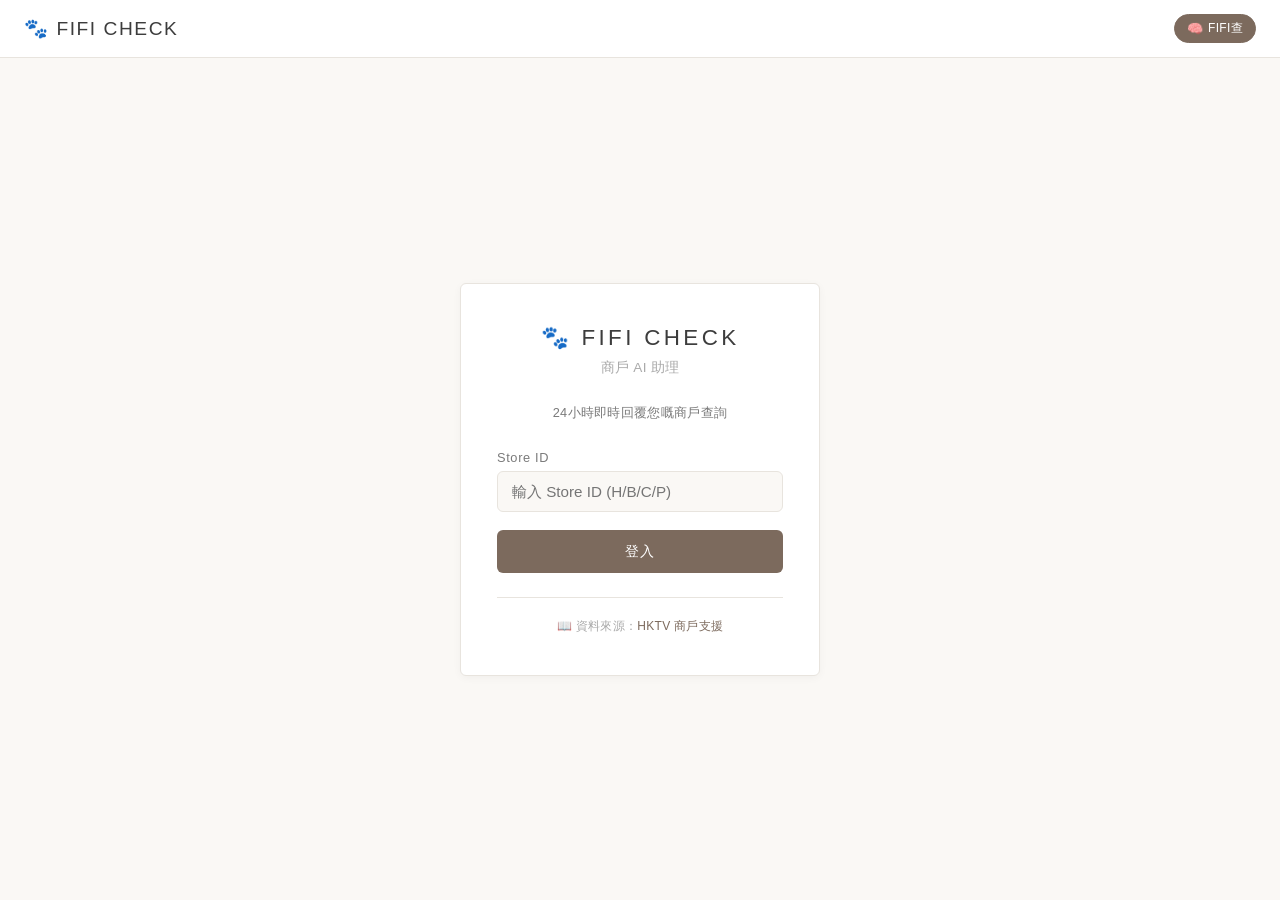
<file: index.html>
<!DOCTYPE html>
<html lang="zh-HK">
<head>
  <meta charset="UTF-8">
  <meta name="viewport" content="width=device-width, initial-scale=1.0, maximum-scale=1.0, user-scalable=no, viewport-fit=cover">
  <title>FIFI CHECK 🐾 — 商戶 AI 助理</title>
  <link rel="preconnect" href="https://fonts.googleapis.com">
  <link rel="preconnect" href="https://fonts.gstatic.com" crossorigin>
  <link href="https://fonts.googleapis.com/css2?family=Inter:wght@400;500;600;700&display=swap" rel="stylesheet">
  <link rel="stylesheet" href="styles.css">
  <link rel="icon" href="data:image/svg+xml,<svg xmlns='http://www.w3.org/2000/svg' viewBox='0 0 100 100'><text y='.9em' font-size='90'>🐾</text></svg>">
</head>
<body>
  <div class="app-container">
    <!-- Header -->
    <header class="header" id="header">
      <h1>🐾 FIFI CHECK</h1>
      <div class="header-info">
        <span class="hermes-badge active" id="hermesBadge" title="FIFI查 分析：開啟">
          <span>🧠</span>
          <span>FIFI查</span>
        </span>
        <span class="store-badge" id="storeBadge" style="display:none;"></span>
        <button class="btn-logout" id="btnLogout" style="display:none;">登出</button>
      </div>
    </header>

    <!-- Login View -->
    <div class="login-view" id="loginView">
      <div class="login-card">
        <h2>🐾 FIFI CHECK</h2>
        <p class="subtitle">商戶 AI 助理</p>
        <p class="login-desc">24小時即時回覆您嘅商戶查詢</p>
        
        <form id="loginForm">
          <div class="error-message" id="errorMessage"></div>
          <div class="form-group">
            <label>Store ID</label>
            <input type="text" id="username" placeholder="輸入 Store ID (H/B/C/P)" autocomplete="username">
          </div>
          <button type="submit" class="btn btn-primary" id="btnLogin">登入</button>
        </form>
        
        <div class="login-footer">
          <p>📖 資料來源：<a href="https://sites.google.com/view/hktv-merc-faq/" target="_blank">HKTV 商戶支援</a></p>
        </div>
      </div>
    </div>

    <!-- Chat View -->
    <div class="chat-view" id="chatView">
      <!-- Chat Header -->
      <div class="chat-header">
        <div class="chat-header-info">
          <h3>🐾 FIFI CHECK — 商戶 AI 助理</h3>
          <p class="last-login" id="lastLogin"></p>
        </div>
        <div class="chat-header-actions">
          <button class="btn-history" id="btnHistory" title="對話記錄">📜 記錄</button>
          <button class="btn-learning" id="btnLearning" title="學習儀表板" onclick="LEARNING_ENGINE.showDashboard()">📊 學習</button>
          <button class="btn-logout" id="btnLogoutTop">登出</button>
        </div>
      </div>

      <!-- Welcome Screen -->
      <div class="welcome-screen" id="welcomeScreen">
        <h2>您好！歡迎使用 FIFI CHECK</h2>
        <p class="welcome-hint">直接輸入您嘅問題，我幫您搵答案 ^^</p>
        <div class="preset-chips" id="presetChips">
          <button class="preset-chip" onclick="askPreset('如何上架新產品？')">如何上架新產品？</button>
          <button class="preset-chip" onclick="askPreset('佣金率是多少？')">佣金率是多少？</button>
          <button class="preset-chip" onclick="askPreset('如何處理訂單發貨？')">如何處理訂單發貨？</button>
          <button class="preset-chip" onclick="askPreset('如何設定優惠活動？')">如何設定優惠活動？</button>
          <button class="preset-chip" onclick="askPreset('如何聯絡我的 RM？')">如何聯絡我的 RM？</button>
          <button class="preset-chip" onclick="askPreset('退款政策是怎樣的？')">退款政策是怎樣的？</button>
        </div>
      </div>

      <!-- Messages Container -->
      <div class="messages-container" id="messagesContainer"></div>

      <!-- Typing Indicator -->
      <div class="typing-indicator" id="typingIndicator">
        <div class="typing-avatar">🐾</div>
        <div class="typing-dots">
          <span class="typing-dot"></span>
          <span class="typing-dot"></span>
          <span class="typing-dot"></span>
        </div>
        <span>FIFI 思考緊...</span>
      </div>

      <!-- Chat Input -->
      <div class="chat-input-container" style="position:relative;">
        <div class="autocomplete-dropdown" id="autocompleteDropdown"></div>
        <textarea 
          class="chat-input" 
          id="chatInput" 
          placeholder="輸入您的問題... (輸入「help」查看幫助)"
          rows="1"
        ></textarea>
        <button class="btn-send" id="btnSend" disabled>➤</button>
      </div>
    </div>

    <!-- Logout Modal -->
    <div class="modal" id="logoutModal">
      <div class="modal-content">
        <h3>確認登出？</h3>
        <p>您確定要登出 FIFI CHECK 嗎？</p>
        <div class="modal-buttons">
          <button class="btn btn-secondary" id="btnCancelLogout">取消</button>
          <button class="btn btn-primary" id="btnConfirmLogout">確認登出</button>
        </div>
      </div>
    </div>

    <!-- API Key Modal (Optional) -->
    <div class="modal" id="apiKeyModal">
      <div class="modal-content api-key-content">
        <h3>設定 API Key</h3>
        <p>輸入您的 OpenRouter API Key 以啟用更高級的分析功能（可選）</p>
        <input type="password" id="apiKeyInput" placeholder="sk-or-v1-...">
        <div class="modal-buttons api-key-buttons">
          <button class="btn btn-secondary" id="btnSkipApiKey">跳過</button>
          <button class="btn btn-primary" id="btnSaveApiKey">儲存</button>
        </div>
      </div>
    </div>

    <!-- History Modal -->
    <div class="modal" id="historyModal">
      <div class="modal-content history-modal-content">
        <h3>📜 我的問答記錄</h3>
        <div class="history-content" id="historyContent">
          <p style="text-align:center;color:var(--text-muted);padding:40px;">暫時未有對話記錄</p>
        </div>
        <div class="modal-buttons">
          <button class="btn btn-primary" id="btnCloseHistory">關閉</button>
        </div>
      </div>
    </div>

  <!-- Learning Dashboard Modal -->
  <div class="modal" id="learningModal">
    <div class="modal-content learning-modal-content">
      <h3>📊 學習儀表板</h3>
      <div class="learning-content" id="learningContent">
        <p style="text-align:center;color:var(--text-muted);padding:40px;">載入中...</p>
      </div>
      <div class="modal-buttons">
        <button class="btn btn-primary" onclick="document.getElementById('learningModal').style.display='none'">關閉</button>
      </div>
    </div>
  </div>
</div>

<!-- FAQ Data -->
  <script src="faq-data.js"></script>
  <!-- Main App -->
  <script src="app.js"></script>
</body>
</html>
</file>
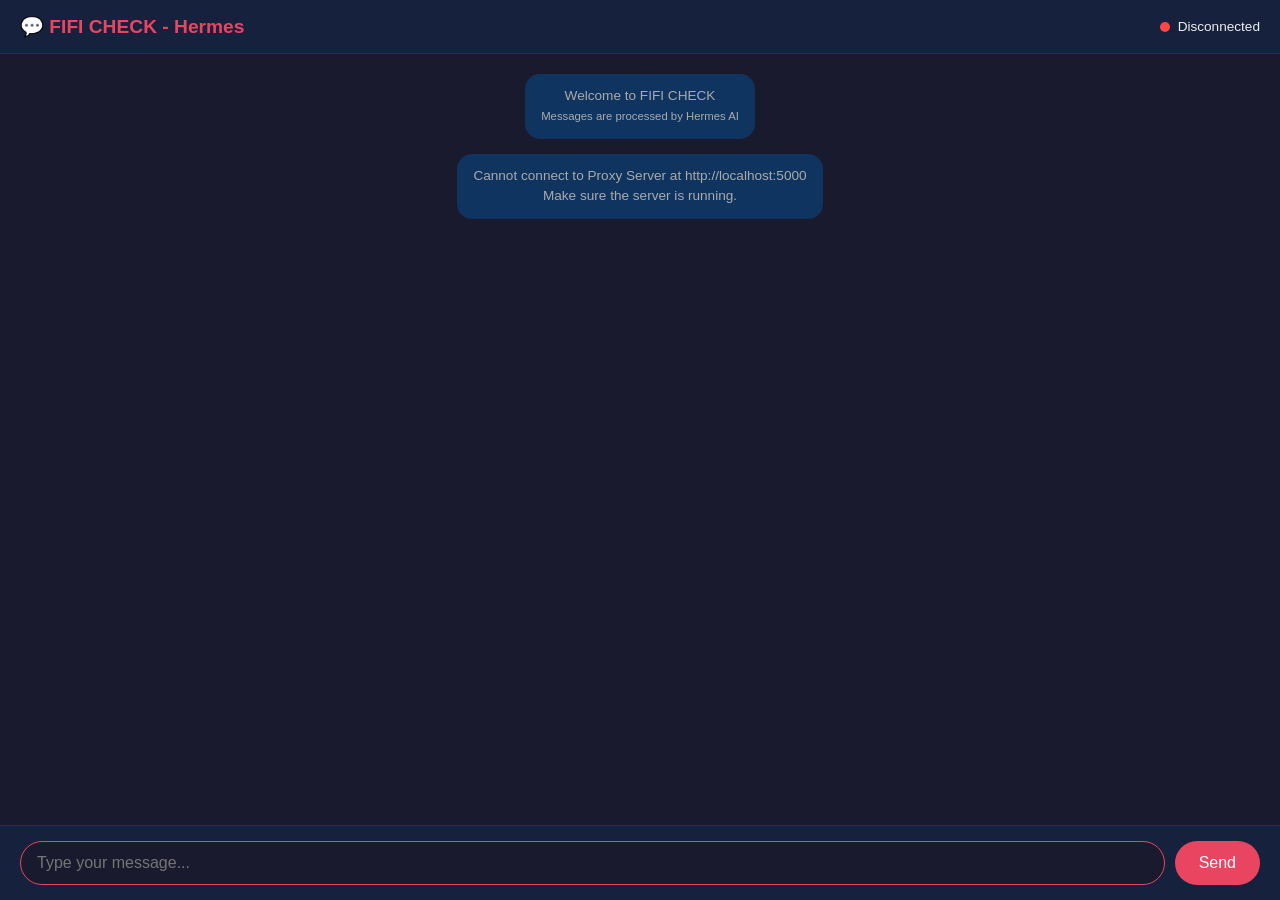
<file: relay-bot/index.html>
<!DOCTYPE html>
<html lang="en">
<head>
    <meta charset="UTF-8">
    <meta name="viewport" content="width=device-width, initial-scale=1.0">
    <title>FIFI CHECK - Hermes Chat</title>
    <style>
        * {
            margin: 0;
            padding: 0;
            box-sizing: border-box;
        }

        body {
            font-family: -apple-system, BlinkMacSystemFont, 'Segoe UI', Roboto, sans-serif;
            background: #1a1a2e;
            color: #eee;
            height: 100vh;
            display: flex;
            flex-direction: column;
        }

        .header {
            background: #16213e;
            padding: 15px 20px;
            display: flex;
            align-items: center;
            justify-content: space-between;
            border-bottom: 1px solid #0f3460;
        }

        .header h1 {
            font-size: 1.2rem;
            color: #e94560;
        }

        .status {
            font-size: 0.85rem;
            display: flex;
            align-items: center;
            gap: 8px;
        }

        .status-dot {
            width: 10px;
            height: 10px;
            border-radius: 50%;
            background: #666;
        }

        .status-dot.connected { background: #00ff88; }
        .status-dot.disconnected { background: #ff4444; }
        .status-dot.pending { background: #ffaa00; }

        .chat-container {
            flex: 1;
            overflow-y: auto;
            padding: 20px;
            display: flex;
            flex-direction: column;
            gap: 15px;
        }

        .message {
            max-width: 70%;
            padding: 12px 16px;
            border-radius: 15px;
            line-height: 1.5;
            word-wrap: break-word;
        }

        .message.user {
            background: #e94560;
            color: white;
            align-self: flex-end;
            border-bottom-right-radius: 5px;
        }

        .message.hermes {
            background: #16213e;
            border: 1px solid #0f3460;
            align-self: flex-start;
            border-bottom-left-radius: 5px;
        }

        .message.system {
            background: #0f3460;
            color: #aaa;
            align-self: center;
            font-size: 0.85rem;
            text-align: center;
            max-width: 90%;
        }

        .message .meta {
            font-size: 0.75rem;
            opacity: 0.7;
            margin-top: 5px;
        }

        .typing-indicator {
            display: flex;
            gap: 4px;
            padding: 15px;
        }

        .typing-indicator span {
            width: 8px;
            height: 8px;
            background: #666;
            border-radius: 50%;
            animation: typing 1.4s infinite;
        }

        .typing-indicator span:nth-child(2) { animation-delay: 0.2s; }
        .typing-indicator span:nth-child(3) { animation-delay: 0.4s; }

        @keyframes typing {
            0%, 60%, 100% { transform: translateY(0); }
            30% { transform: translateY(-4px); }
        }

        .input-area {
            background: #16213e;
            padding: 15px 20px;
            display: flex;
            gap: 10px;
            border-top: 1px solid #0f3460;
        }

        .input-area input {
            flex: 1;
            background: #1a1a2e;
            border: 1px solid #0f3460;
            color: #eee;
            padding: 12px 16px;
            border-radius: 25px;
            font-size: 1rem;
            outline: none;
        }

        .input-area input:focus {
            border-color: #e94560;
        }

        .input-area button {
            background: #e94560;
            color: white;
            border: none;
            padding: 12px 24px;
            border-radius: 25px;
            font-size: 1rem;
            cursor: pointer;
            transition: background 0.2s;
        }

        .input-area button:hover {
            background: #ff6b6b;
        }

        .input-area button:disabled {
            background: #666;
            cursor: not-allowed;
        }
    </style>
</head>
<body>
    <div class="header">
        <h1>💬 FIFI CHECK - Hermes</h1>
        <div class="status">
            <span class="status-dot" id="statusDot"></span>
            <span id="statusText">Disconnected</span>
        </div>
    </div>

    <div class="chat-container" id="chatContainer">
        <div class="message system">
            Welcome to FIFI CHECK<br>
            <small>Messages are processed by Hermes AI</small>
        </div>
    </div>

    <div class="input-area">
        <input type="text" id="messageInput" placeholder="Type your message..." onkeypress="handleKeyPress(event)">
        <button id="sendBtn" onclick="sendMessage()">Send</button>
    </div>

    <script>
        // === CONFIGURATION ===
        // Change PROXY_URL to your deployed Proxy Server URL
        const PROXY_URL = 'http://localhost:5000';

        // === STATE ===
        let correlationIndex = 0;

        // === UTILS ===
        function generateUUID() {
            return 'xxxxxxxx-xxxx-4xxx-yxxx-xxxxxxxxxxxx'.replace(/[xy]/g, function(c) {
                const r = Math.random() * 16 | 0;
                const v = c === 'x' ? r : (r & 0x3 | 0x8);
                return v.toString(16);
            });
        }

        function getCorrelationId() {
            return `fifi-${Date.now()}-${++correlationIndex}`;
        }

        function formatTime(isoString) {
            const date = new Date(isoString);
            return date.toLocaleTimeString();
        }

        // === UI FUNCTIONS ===
        function setStatus(status) {
            const dot = document.getElementById('statusDot');
            const text = document.getElementById('statusText');
            
            dot.className = 'status-dot ' + status;
            
            switch(status) {
                case 'connected':
                    text.textContent = 'Connected';
                    break;
                case 'disconnected':
                    text.textContent = 'Disconnected';
                    break;
                case 'pending':
                    text.textContent = 'Waiting for reply...';
                    break;
            }
        }

        function addMessage(type, content, meta = '') {
            const container = document.getElementById('chatContainer');
            const msg = document.createElement('div');
            msg.className = `message ${type}`;
            
            let metaHtml = '';
            if (meta) {
                metaHtml = `<div class="meta">${meta}</div>`;
            }
            
            msg.innerHTML = `${content}${metaHtml}`;
            container.appendChild(msg);
            container.scrollTop = container.scrollHeight;
        }

        function showTypingIndicator() {
            const container = document.getElementById('chatContainer');
            const indicator = document.createElement('div');
            indicator.id = 'typingIndicator';
            indicator.className = 'message hermes typing-indicator';
            indicator.innerHTML = '<span></span><span></span><span></span>';
            container.appendChild(indicator);
            container.scrollTop = container.scrollHeight;
        }

        function hideTypingIndicator() {
            const indicator = document.getElementById('typingIndicator');
            if (indicator) indicator.remove();
        }

        // === API FUNCTIONS ===
        async function sendMessage() {
            const input = document.getElementById('messageInput');
            const btn = document.getElementById('sendBtn');
            const message = input.value.trim();
            
            if (!message) return;
            
            const correlationId = getCorrelationId();
            
            // Disable input while sending
            input.value = '';
            input.disabled = true;
            btn.disabled = true;
            
            // Show user message
            addMessage('user', message, formatTime(new Date().toISOString()));
            
            // Show pending status
            setStatus('pending');
            showTypingIndicator();
            
            try {
                const response = await fetch(`${PROXY_URL}/send`, {
                    method: 'POST',
                    headers: { 'Content-Type': 'application/json' },
                    body: JSON.stringify({
                        message: message,
                        correlation_id: correlationId
                    })
                });
                
                if (!response.ok) {
                    throw new Error(`HTTP ${response.status}`);
                }
                
                const data = await response.json();
                console.log('Message sent:', data);
                
                // Start polling for response
                startPolling(correlationId);
                
            } catch (error) {
                console.error('Send error:', error);
                hideTypingIndicator();
                addMessage('system', `Failed to send: ${error.message}`);
                setStatus('disconnected');
            } finally {
                input.disabled = false;
                btn.disabled = false;
                input.focus();
            }
        }

        function startPolling(correlationId) {
            let attempts = 0;
            const maxAttempts = 120; // 2 minutes timeout
            
            const pollInterval = setInterval(async () => {
                attempts++;
                
                try {
                    const response = await fetch(`${PROXY_URL}/poll/${correlationId}`);
                    
                    if (response.status === 200) {
                        const data = await response.json();
                        hideTypingIndicator();
                        setStatus('connected');
                        
                        // Display Hermes response
                        addMessage('hermes', data.data.content, formatTime(data.data.timestamp));
                        
                        clearInterval(pollInterval);
                        return;
                    }
                    
                    if (attempts >= maxAttempts) {
                        hideTypingIndicator();
                        addMessage('system', 'Timeout waiting for Hermes response');
                        setStatus('connected');
                        clearInterval(pollInterval);
                    }
                    
                } catch (error) {
                    console.error('Poll error:', error);
                }
            }, 1000); // Poll every second
        }

        function handleKeyPress(event) {
            if (event.key === 'Enter' && !event.shiftKey) {
                event.preventDefault();
                sendMessage();
            }
        }

        // === INIT ===
        async function init() {
            // Check if Proxy is reachable
            try {
                const response = await fetch(`${PROXY_URL}/health`);
                if (response.ok) {
                    setStatus('connected');
                }
            } catch (error) {
                setStatus('disconnected');
                addMessage('system', `Cannot connect to Proxy Server at ${PROXY_URL}<br>Make sure the server is running.`);
            }
            
            document.getElementById('messageInput').focus();
        }

        init();
    </script>
</body>
</html>
</file>
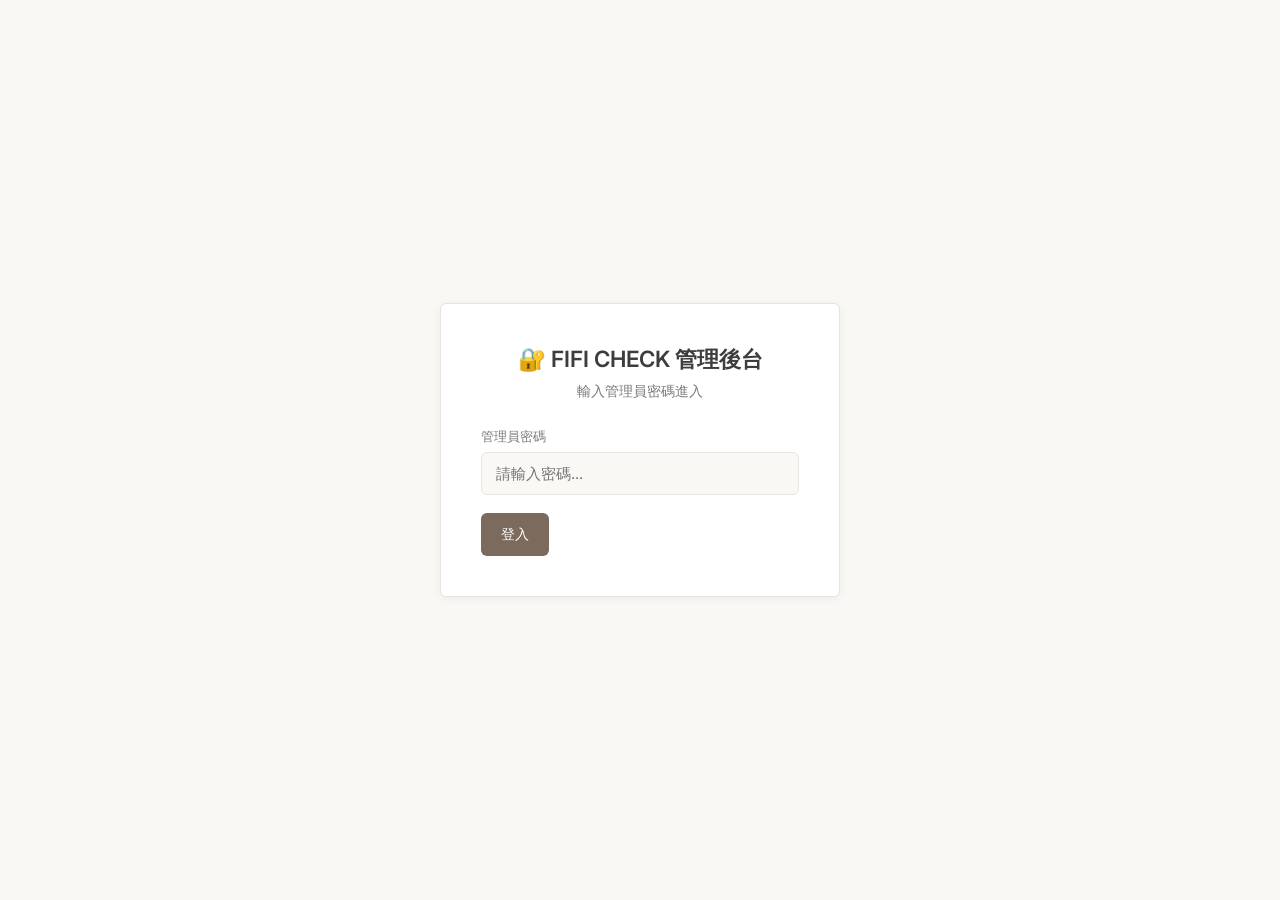
<file: admin.html>
<!DOCTYPE html>
<html lang="zh-HK">
<head>
  <meta charset="UTF-8">
  <meta name="viewport" content="width=device-width, initial-scale=1.0">
  <title>FIFI CHECK 管理後台 📊</title>
  <link rel="preconnect" href="https://fonts.googleapis.com">
  <link rel="preconnect" href="https://fonts.gstatic.com" crossorigin>
  <link href="https://fonts.googleapis.com/css2?family=Inter:wght@400;500;600;700&display=swap" rel="stylesheet">
  <style>
    :root {
      --primary: #7c6a5d;
      --primary-dark: #5a4d42;
      --secondary: #c4a98b;
      --accent: #d4a574;
      --bg-light: #faf8f5;
      --bg-card: #ffffff;
      --bg-warm: #f5f0e8;
      --text-primary: #3d3d3d;
      --text-secondary: #7a7a7a;
      --text-muted: #aaaaaa;
      --border: #e8e4de;
      --success: #8fae8b;
      --warning: #d4a574;
      --danger: #c9928a;
      --info: #8baeaf;
      --radius: 6px;
    }

    * { box-sizing: border-box; margin: 0; padding: 0; }

    body {
      font-family: 'Inter', -apple-system, BlinkMacSystemFont, sans-serif;
      background: var(--bg-light);
      color: var(--text-primary);
      min-height: 100vh;
    }

    /* Login Screen */
    .login-screen {
      display: flex;
      align-items: center;
      justify-content: center;
      min-height: 100vh;
      padding: 20px;
    }

    .login-card {
      background: var(--bg-card);
      padding: 40px;
      border-radius: var(--radius);
      width: 100%;
      max-width: 400px;
      box-shadow: 0 2px 8px rgba(0,0,0,0.06);
      border: 1px solid var(--border);
    }

    .login-card h1 {
      font-size: 1.4em;
      font-weight: 600;
      margin-bottom: 8px;
      text-align: center;
    }

    .login-card p {
      color: var(--text-secondary);
      font-size: 0.85em;
      text-align: center;
      margin-bottom: 28px;
    }

    .form-group {
      margin-bottom: 18px;
      text-align: left;
    }

    .form-group label {
      display: block;
      margin-bottom: 6px;
      color: var(--text-secondary);
      font-size: 0.8em;
    }

    .form-group input,
    .form-group textarea,
    .form-group select {
      width: 100%;
      padding: 11px 14px;
      border: 1px solid var(--border);
      border-radius: var(--radius);
      background: var(--bg-light);
      color: var(--text-primary);
      font-size: 0.95em;
      transition: border-color 0.2s;
      font-family: inherit;
    }

    .form-group input:focus,
    .form-group textarea:focus,
    .form-group select:focus {
      outline: none;
      border-color: var(--primary);
    }

    .form-group textarea {
      resize: vertical;
      min-height: 100px;
    }

    .btn {
      padding: 12px 20px;
      border: none;
      border-radius: var(--radius);
      font-size: 0.9em;
      font-weight: 500;
      cursor: pointer;
      transition: all 0.2s;
      font-family: inherit;
    }

    .btn-primary {
      background: var(--primary);
      color: #fff;
    }

    .btn-primary:hover {
      background: var(--primary-dark);
    }

    .btn-secondary {
      background: var(--bg-warm);
      color: var(--text-primary);
      border: 1px solid var(--border);
    }

    .btn-secondary:hover {
      background: var(--border);
    }

    .btn-danger {
      background: var(--danger);
      color: #fff;
    }

    .btn-danger:hover {
      opacity: 0.9;
    }

    .btn-success {
      background: var(--success);
      color: #fff;
    }

    .btn-success:hover {
      opacity: 0.9;
    }

    .btn-sm {
      padding: 6px 12px;
      font-size: 0.8em;
    }

    .error-msg {
      color: var(--danger);
      font-size: 0.8em;
      text-align: center;
      margin-top: 10px;
      display: none;
    }

    /* Dashboard */
    .dashboard {
      display: none;
      max-width: 1200px;
      margin: 0 auto;
      padding: 20px;
    }

    .dashboard-header {
      display: flex;
      justify-content: space-between;
      align-items: center;
      margin-bottom: 24px;
      padding-bottom: 16px;
      border-bottom: 1px solid var(--border);
    }

    .dashboard-header h1 {
      font-size: 1.3em;
      font-weight: 600;
    }

    .dashboard-actions {
      display: flex;
      gap: 10px;
    }

    /* Tabs */
    .main-tabs {
      display: flex;
      gap: 4px;
      margin-bottom: 20px;
      background: var(--bg-card);
      padding: 6px;
      border-radius: var(--radius);
      border: 1px solid var(--border);
    }

    .main-tab {
      flex: 1;
      padding: 10px 20px;
      border: none;
      background: transparent;
      color: var(--text-secondary);
      font-size: 0.9em;
      font-weight: 500;
      cursor: pointer;
      border-radius: 4px;
      transition: all 0.2s;
      font-family: inherit;
    }

    .main-tab:hover {
      background: var(--bg-warm);
    }

    .main-tab.active {
      background: var(--primary);
      color: #fff;
    }

    .tab-content {
      display: none;
    }

    .tab-content.active {
      display: block;
    }

    /* Stats */
    .stats-grid {
      display: grid;
      grid-template-columns: repeat(auto-fit, minmax(200px, 1fr));
      gap: 16px;
      margin-bottom: 24px;
    }

    .stat-card {
      background: var(--bg-card);
      padding: 20px;
      border-radius: var(--radius);
      border: 1px solid var(--border);
    }

    .stat-card h3 {
      font-size: 0.75em;
      color: var(--text-muted);
      text-transform: uppercase;
      letter-spacing: 0.05em;
      margin-bottom: 8px;
    }

    .stat-card .value {
      font-size: 2em;
      font-weight: 600;
      color: var(--text-primary);
    }

    .stat-card .sub {
      font-size: 0.75em;
      color: var(--text-secondary);
      margin-top: 4px;
    }

    /* Store Tabs */
    .store-tabs {
      display: flex;
      flex-wrap: wrap;
      gap: 8px;
      margin-bottom: 20px;
      padding-bottom: 16px;
      border-bottom: 1px solid var(--border);
    }

    .store-tab {
      background: var(--bg-card);
      border: 1px solid var(--border);
      color: var(--text-secondary);
      padding: 8px 16px;
      border-radius: 20px;
      cursor: pointer;
      font-size: 0.85em;
      transition: all 0.2s;
    }

    .store-tab:hover {
      background: var(--bg-warm);
    }

    .store-tab.active {
      background: var(--primary);
      color: #fff;
      border-color: var(--primary);
    }

    /* Records List */
    .records-list {
      background: var(--bg-card);
      border-radius: var(--radius);
      border: 1px solid var(--border);
      overflow: hidden;
    }

    .record-item {
      padding: 16px 20px;
      border-bottom: 1px solid var(--border);
      display: grid;
      grid-template-columns: 150px 1fr 200px;
      gap: 20px;
      align-items: start;
    }

    .record-item:last-child {
      border-bottom: none;
    }

    .record-item:hover {
      background: var(--bg-warm);
    }

    .record-time {
      font-size: 0.8em;
      color: var(--text-muted);
    }

    .record-question {
      font-weight: 500;
      margin-bottom: 4px;
    }

    .record-answer {
      font-size: 0.85em;
      color: var(--text-secondary);
      line-height: 1.5;
    }

    .record-store {
      font-size: 0.8em;
      color: var(--text-secondary);
      text-align: right;
    }

    .record-store span {
      background: var(--bg-warm);
      padding: 4px 10px;
      border-radius: 20px;
      display: inline-block;
    }

    /* Empty State */
    .empty-state {
      text-align: center;
      padding: 60px 20px;
      color: var(--text-muted);
    }

    .empty-state .icon {
      font-size: 3em;
      margin-bottom: 16px;
    }

    /* Search */
    .search-bar {
      margin-bottom: 20px;
    }

    .search-bar input {
      width: 100%;
      padding: 12px 16px;
      border: 1px solid var(--border);
      border-radius: var(--radius);
      background: var(--bg-card);
      font-size: 0.9em;
    }

    .search-bar input:focus {
      outline: none;
      border-color: var(--primary);
    }

    /* FAQ Management */
    .faq-header {
      display: flex;
      justify-content: space-between;
      align-items: center;
      margin-bottom: 20px;
      flex-wrap: wrap;
      gap: 10px;
    }

    .faq-filters {
      display: flex;
      gap: 8px;
      flex-wrap: wrap;
    }

    .faq-filter {
      background: var(--bg-card);
      border: 1px solid var(--border);
      color: var(--text-secondary);
      padding: 8px 16px;
      border-radius: 20px;
      cursor: pointer;
      font-size: 0.85em;
      transition: all 0.2s;
    }

    .faq-filter:hover {
      background: var(--bg-warm);
    }

    .faq-filter.active {
      background: var(--primary);
      color: #fff;
      border-color: var(--primary);
    }

    .faq-actions {
      display: flex;
      gap: 8px;
    }

    /* FAQ Categories */
    .faq-category {
      background: var(--bg-card);
      border: 1px solid var(--border);
      border-radius: var(--radius);
      margin-bottom: 16px;
      overflow: hidden;
    }

    .faq-category-header {
      background: var(--bg-warm);
      padding: 14px 20px;
      display: flex;
      justify-content: space-between;
      align-items: center;
      cursor: pointer;
      transition: background 0.2s;
    }

    .faq-category-header:hover {
      background: var(--border);
    }

    .faq-category-title {
      display: flex;
      align-items: center;
      gap: 10px;
      font-weight: 600;
      font-size: 0.95em;
    }

    .faq-category-title .icon {
      font-size: 1.1em;
    }

    .faq-category-count {
      font-size: 0.8em;
      color: var(--text-muted);
      background: var(--bg-card);
      padding: 4px 10px;
      border-radius: 20px;
    }

    .faq-category-arrow {
      transition: transform 0.2s;
      color: var(--text-muted);
    }

    .faq-category.collapsed .faq-category-arrow {
      transform: rotate(-90deg);
    }

    .faq-category.collapsed .faq-list {
      display: none;
    }

    .faq-list {
      padding: 10px;
    }

    .faq-item {
      padding: 12px 16px;
      border-radius: 4px;
      margin-bottom: 8px;
      background: var(--bg-light);
      border: 1px solid transparent;
      transition: all 0.2s;
    }

    .faq-item:last-child {
      margin-bottom: 0;
    }

    .faq-item:hover {
      border-color: var(--border);
      background: var(--bg-card);
    }

    .faq-item-header {
      display: flex;
      justify-content: space-between;
      align-items: flex-start;
      gap: 10px;
    }

    .faq-item-q {
      font-weight: 500;
      flex: 1;
      margin-bottom: 6px;
    }

    .faq-item-actions {
      display: flex;
      gap: 6px;
      opacity: 0;
      transition: opacity 0.2s;
    }

    .faq-item:hover .faq-item-actions {
      opacity: 1;
    }

    .faq-item-a {
      font-size: 0.85em;
      color: var(--text-secondary);
      line-height: 1.5;
      white-space: pre-wrap;
    }

    /* Modal */
    .modal-overlay {
      display: none;
      position: fixed;
      top: 0;
      left: 0;
      right: 0;
      bottom: 0;
      background: rgba(0,0,0,0.5);
      z-index: 1000;
      align-items: center;
      justify-content: center;
      padding: 20px;
    }

    .modal-overlay.show {
      display: flex;
    }

    .modal {
      background: var(--bg-card);
      border-radius: var(--radius);
      width: 100%;
      max-width: 600px;
      max-height: 90vh;
      overflow-y: auto;
      box-shadow: 0 4px 20px rgba(0,0,0,0.15);
    }

    .modal-header {
      padding: 20px;
      border-bottom: 1px solid var(--border);
      display: flex;
      justify-content: space-between;
      align-items: center;
    }

    .modal-header h2 {
      font-size: 1.1em;
      font-weight: 600;
    }

    .modal-close {
      background: none;
      border: none;
      font-size: 1.5em;
      cursor: pointer;
      color: var(--text-muted);
      padding: 0;
      line-height: 1;
    }

    .modal-close:hover {
      color: var(--text-primary);
    }

    .modal-body {
      padding: 20px;
    }

    .modal-footer {
      padding: 16px 20px;
      border-top: 1px solid var(--border);
      display: flex;
      justify-content: flex-end;
      gap: 10px;
    }

    .form-row {
      margin-bottom: 16px;
    }

    .form-row label {
      display: block;
      margin-bottom: 6px;
      color: var(--text-secondary);
      font-size: 0.85em;
      font-weight: 500;
    }

    /* Notification */
    .notification {
      position: fixed;
      bottom: 20px;
      left: 50%;
      transform: translateX(-50%) translateY(100px);
      background: var(--success);
      color: #fff;
      padding: 12px 24px;
      border-radius: 25px;
      font-size: 0.85em;
      opacity: 0;
      transition: all 0.3s;
      z-index: 1001;
    }

    .notification.show {
      opacity: 1;
      transform: translateX(-50%) translateY(0);
    }

    .notification.error {
      background: var(--danger);
    }

    /* Custom FAQ Badge */
    .custom-badge {
      font-size: 0.7em;
      background: var(--info);
      color: #fff;
      padding: 2px 6px;
      border-radius: 10px;
      margin-left: 8px;
    }

    /* Responsive */
    @media (max-width: 768px) {
      .record-item {
        grid-template-columns: 1fr;
        gap: 10px;
      }
      .record-store {
        text-align: left;
      }
      .faq-header {
        flex-direction: column;
        align-items: flex-start;
      }
      .dashboard-header {
        flex-direction: column;
        gap: 16px;
        align-items: flex-start;
      }
    }
  </style>
</head>
<body>

  <!-- Login Screen -->
  <div class="login-screen" id="loginScreen">
    <div class="login-card">
      <h1>🔐 FIFI CHECK 管理後台</h1>
      <p>輸入管理員密碼進入</p>
      <div class="form-group">
        <label>管理員密碼</label>
        <input type="password" id="adminPassword" placeholder="請輸入密碼..." onkeydown="if(event.key==='Enter')attemptLogin()">
      </div>
      <button class="btn btn-primary" onclick="attemptLogin()">登入</button>
      <p class="error-msg" id="loginError">密碼錯誤，請重試</p>
    </div>
  </div>

  <!-- Dashboard -->
  <div class="dashboard" id="dashboard">
    <div class="dashboard-header">
      <h1>📊 FIFI CHECK 管理後台</h1>
      <div class="dashboard-actions">
        <button class="btn btn-secondary btn-sm" onclick="logout()">登出</button>
      </div>
    </div>

    <!-- Main Tabs -->
    <div class="main-tabs">
      <button class="main-tab active" onclick="switchTab('records')">📝 對話記錄</button>
      <button class="main-tab" onclick="switchTab('faq')">❓ FAQ 管理</button>
    </div>

    <!-- Records Tab -->
    <div class="tab-content active" id="tabRecords">
      <!-- Stats -->
      <div class="stats-grid" id="statsGrid">
        <div class="stat-card">
          <h3>總問題數</h3>
          <div class="value" id="statTotal">0</div>
          <div class="sub">所有記錄</div>
        </div>
        <div class="stat-card">
          <h3>商戶數目</h3>
          <div class="value" id="statStores">0</div>
          <div class="sub">已記錄的 Store ID</div>
        </div>
        <div class="stat-card">
          <h3>今日問題</h3>
          <div class="value" id="statToday">0</div>
          <div class="sub">今日記錄</div>
        </div>
        <div class="stat-card">
          <h3>熱門問題</h3>
          <div class="value" id="statPopular">-</div>
          <div class="sub" id="popularQuestion">-</div>
        </div>
      </div>

      <!-- Search -->
      <div class="search-bar">
        <input type="text" id="searchInput" placeholder="搜尋問題或答案..." oninput="filterRecords()">
      </div>

      <!-- Store Tabs -->
      <div class="store-tabs" id="storeTabs"></div>

      <!-- Records -->
      <div class="records-list" id="recordsList"></div>
    </div>

    <!-- FAQ Tab -->
    <div class="tab-content" id="tabFaq">
      <div class="faq-header">
        <div class="faq-filters" id="faqFilters"></div>
        <div class="faq-actions">
          <button class="btn btn-success btn-sm" onclick="showAddFaqModal()">➕ 新增問題</button>
          <button class="btn btn-secondary btn-sm" onclick="exportFaq()">📤 匯出</button>
          <button class="btn btn-secondary btn-sm" onclick="document.getElementById('importFile').click()">📥 匯入</button>
          <input type="file" id="importFile" accept=".json" style="display:none" onchange="importFaq(event)">
        </div>
      </div>
      <div id="faqCategories"></div>
    </div>
  </div>

  <!-- FAQ Modal -->
  <div class="modal-overlay" id="faqModal">
    <div class="modal">
      <div class="modal-header">
        <h2 id="faqModalTitle">新增問題</h2>
        <button class="modal-close" onclick="closeFaqModal()">&times;</button>
      </div>
      <div class="modal-body">
        <div class="form-row">
          <label>類別</label>
          <select id="faqCategory"></select>
        </div>
        <div class="form-row">
          <label>問題</label>
          <input type="text" id="faqQuestion" placeholder="例如：如何上架新產品？">
        </div>
        <div class="form-row">
          <label>答案</label>
          <textarea id="faqAnswer" placeholder="請輸入完整答案..." rows="8"></textarea>
        </div>
      </div>
      <div class="modal-footer">
        <button class="btn btn-secondary" onclick="closeFaqModal()">取消</button>
        <button class="btn btn-primary" id="faqSaveBtn" onclick="saveFaq()">儲存</button>
      </div>
    </div>
  </div>

  <!-- Delete Confirm Modal -->
  <div class="modal-overlay" id="deleteModal">
    <div class="modal" style="max-width: 400px;">
      <div class="modal-header">
        <h2>⚠️ 確認刪除</h2>
        <button class="modal-close" onclick="closeDeleteModal()">&times;</button>
      </div>
      <div class="modal-body">
        <p>確定要刪除這個問題嗎？</p>
        <p id="deleteFaqText" style="font-weight: 500; margin-top: 10px;"></p>
      </div>
      <div class="modal-footer">
        <button class="btn btn-secondary" onclick="closeDeleteModal()">取消</button>
        <button class="btn btn-danger" onclick="confirmDeleteFaq()">刪除</button>
      </div>
    </div>
  </div>

  <div class="notification" id="notification"></div>

  <script>
    const ADMIN_PASSWORD = 'Fificheck000';

    // State
    let allRecords = {};
    let filteredRecords = {};
    let currentStore = 'all';
    let currentFilter = 'all';
    let customFaqs = [];
    let editingFaqId = null;
    let deletingFaqId = null;
    let allCategories = [];

    // Login
    function attemptLogin() {
      const pw = document.getElementById('adminPassword').value;
      if (pw === ADMIN_PASSWORD) {
        document.getElementById('loginScreen').style.display = 'none';
        document.getElementById('dashboard').style.display = 'block';
        loadAllRecords();
        loadCustomFaqs();
        renderFaqCategories();
      } else {
        document.getElementById('loginError').style.display = 'block';
      }
    }

    function logout() {
      document.getElementById('dashboard').style.display = 'none';
      document.getElementById('loginScreen').style.display = 'flex';
      document.getElementById('adminPassword').value = '';
    }

    // Tab switching
    function switchTab(tab) {
      document.querySelectorAll('.main-tab').forEach(t => t.classList.remove('active'));
      document.querySelectorAll('.tab-content').forEach(t => t.classList.remove('active'));
      
      if (tab === 'records') {
        document.querySelector('.main-tab:nth-child(1)').classList.add('active');
        document.getElementById('tabRecords').classList.add('active');
      } else {
        document.querySelector('.main-tab:nth-child(2)').classList.add('active');
        document.getElementById('tabFaq').classList.add('active');
      }
    }

    // Records functions
    function loadAllRecords() {
      try {
        const stored = localStorage.getItem('fifi_master_record');
        allRecords = stored ? JSON.parse(stored) : {};
        updateStats();
        renderStoreTabs();
        renderRecords();
      } catch (e) {
        console.error('Error loading records:', e);
        allRecords = {};
      }
    }

    function updateStats() {
      const storeIds = Object.keys(allRecords);
      let total = 0;
      let todayCount = 0;
      const questionCount = {};
      const today = new Date().toDateString();

      storeIds.forEach(storeId => {
        allRecords[storeId].forEach(record => {
          total++;
          if (new Date(record.timestamp).toDateString() === today) {
            todayCount++;
          }
          const q = record.q.toLowerCase();
          questionCount[q] = (questionCount[q] || 0) + 1;
        });
      });

      let maxCount = 0;
      let popularQ = '-';
      Object.keys(questionCount).forEach(q => {
        if (questionCount[q] > maxCount) {
          maxCount = questionCount[q];
          popularQ = q;
        }
      });

      document.getElementById('statTotal').textContent = total;
      document.getElementById('statStores').textContent = storeIds.length;
      document.getElementById('statToday').textContent = todayCount;
      document.getElementById('statPopular').textContent = maxCount > 1 ? maxCount + '次' : '-';
      document.getElementById('popularQuestion').textContent = popularQ.length > 30 ? popularQ.substring(0, 30) + '...' : popularQ;
    }

    function renderStoreTabs() {
      const storeIds = ['all', ...Object.keys(allRecords)];
      const tabsContainer = document.getElementById('storeTabs');
      tabsContainer.innerHTML = storeIds.map(id => `
        <button class="store-tab ${id === currentStore ? 'active' : ''}" onclick="filterByStore('${id}')">
          ${id === 'all' ? '📋 全部' : id}
        </button>
      `).join('');
    }

    function filterByStore(storeId) {
      currentStore = storeId;
      renderStoreTabs();
      renderRecords();
    }

    function filterRecords() {
      const query = document.getElementById('searchInput').value.toLowerCase();
      if (!query) {
        filteredRecords = allRecords;
      } else {
        filteredRecords = {};
        Object.keys(allRecords).forEach(storeId => {
          const filtered = allRecords[storeId].filter(r => 
            r.q.toLowerCase().includes(query) || 
            r.a.toLowerCase().includes(query)
          );
          if (filtered.length > 0) {
            filteredRecords[storeId] = filtered;
          }
        });
      }
      renderRecords();
    }

    function renderRecords() {
      const list = document.getElementById('recordsList');
      let records = [];

      if (currentStore === 'all') {
        Object.keys(filteredRecords).forEach(storeId => {
          filteredRecords[storeId].forEach(record => {
            records.push({ ...record, storeId });
          });
        });
      } else {
        records = (filteredRecords[currentStore] || []).map(r => ({ ...r, storeId: currentStore }));
      }

      if (records.length === 0) {
        list.innerHTML = `
          <div class="empty-state">
            <div class="icon">💬</div>
            <p>暫時沒有對話記錄</p>
          </div>
        `;
        return;
      }

      records.sort((a, b) => new Date(b.timestamp) - new Date(a.timestamp));

      list.innerHTML = records.map(r => `
        <div class="record-item">
          <div class="record-time">${new Date(r.timestamp).toLocaleString('zh-HK')}</div>
          <div>
            <div class="record-question">${escapeHtml(r.q)}</div>
            <div class="record-answer">${escapeHtml(r.a).substring(0, 150)}${r.a.length > 150 ? '...' : ''}</div>
          </div>
          <div class="record-store">
            <span>${r.storeId}</span>
          </div>
        </div>
      `).join('');
    }

    function exportAllRecords() {
      let records = [];
      Object.keys(allRecords).forEach(storeId => {
        allRecords[storeId].forEach(record => {
          records.push({ ...record, storeId });
        });
      });

      if (records.length === 0) {
        showNotification('沒有記錄可以匯出', true);
        return;
      }

      const csv = '\uFEFF' + [
        ['Store ID', '時間', '問題', '答案'].join(','),
        ...records.map(r => [
          r.storeId,
          new Date(r.timestamp).toLocaleString('zh-HK'),
          `"${r.q.replace(/"/g, '""')}"`,
          `"${r.a.replace(/"/g, '""')}"`
        ].join(','))
      ].join('\n');

      downloadFile(csv, 'fifi_check_records.csv', 'text/csv;charset=utf-8');
      showNotification('已匯出 ' + records.length + ' 筆記錄');
    }

    // FAQ functions
    function loadCustomFaqs() {
      try {
        const stored = localStorage.getItem('fifi_custom_faq');
        customFaqs = stored ? JSON.parse(stored) : [];
      } catch (e) {
        customFaqs = [];
      }
    }

    function saveCustomFaqs() {
      localStorage.setItem('fifi_custom_faq', JSON.stringify(customFaqs));
    }

    function getAllCategories() {
      if (allCategories.length > 0) return allCategories;
      
      const defaultCategories = {
        '⚙️': { key: 'basicSetup', name: '基本後台設置' },
        '📦': { key: 'productUpload', name: '上載產品' },
        '📊': { key: 'inventory', name: '庫存管理' },
        '📋': { key: 'orders', name: '訂單處理' },
        '🎁': { key: 'promotions', name: '建立優惠活動' },
        '🤝': { key: 'aftersales', name: '售後服務' },
        '💬': { key: 'customerEngagement', name: '客戶互動' },
        '💰': { key: 'commission', name: '佣金與結算' },
        '📞': { key: 'contact', name: '聯絡與支援' },
        '🌍': { key: 'overseas', name: '海外送貨' },
        '🚚': { key: 'logistics', name: 'HKTV 3PL' },
        '🔌': { key: 'api', name: '系統對接 (API)' },
        '🌟': { key: 'newMerchant', name: '新商戶指南' }
      };

      allCategories = Object.entries(defaultCategories).map(([icon, data]) => ({
        icon,
        key: data.key,
        name: data.name
      }));

      // Add custom categories from user-added FAQs
      customFaqs.forEach(faq => {
        if (!allCategories.find(c => c.name === faq.category)) {
          allCategories.push({
            icon: '📂',
            key: 'custom_' + Date.now(),
            name: faq.category
          });
        }
      });

      return allCategories;
    }

    function renderFaqCategories() {
      const categories = getAllCategories();
      const container = document.getElementById('faqCategories');
      const filtersContainer = document.getElementById('faqFilters');

      // Render filters
      filtersContainer.innerHTML = `
        <button class="faq-filter ${currentFilter === 'all' ? 'active' : ''}" onclick="filterFaq('all')">全部</button>
        <button class="faq-filter ${currentFilter === 'custom' ? 'active' : ''}" onclick="filterFaq('custom')">自訂問題</button>
        ${categories.map(c => `
          <button class="faq-filter ${currentFilter === c.name ? 'active' : ''}" onclick="filterFaq('${c.name}')">${c.icon} ${c.name}</button>
        `).join('')}
      `;

      // Render categories with FAQs
      let html = '';

      categories.forEach(cat => {
        const defaultFaqs = FAQ_DATA[cat.key]?.questions || [];
        const catCustomFaqs = customFaqs.filter(f => f.category === cat.name);
        
        let allFaqs = [...defaultFaqs, ...catCustomFaqs.map(f => ({ ...f, isCustom: true }))];

        if (currentFilter !== 'all' && currentFilter !== cat.name && !(currentFilter === 'custom' && catCustomFaqs.length > 0)) {
          return;
        }

        if (currentFilter === 'custom' && catCustomFaqs.length === 0) {
          return;
        }

        if (currentFilter !== 'all' && currentFilter !== 'custom' && currentFilter !== cat.name) {
          return;
        }

        if (allFaqs.length === 0) return;

        html += `
          <div class="faq-category">
            <div class="faq-category-header" onclick="toggleCategory(this)">
              <div class="faq-category-title">
                <span class="icon">${cat.icon}</span>
                <span>${cat.name}</span>
                <span class="faq-category-count">${allFaqs.length}</span>
              </div>
              <span class="faq-category-arrow">▼</span>
            </div>
            <div class="faq-list">
              ${allFaqs.map((faq, idx) => `
                <div class="faq-item" data-id="${faq.isCustom ? faq.id : cat.key + '_' + idx}">
                  <div class="faq-item-header">
                    <div class="faq-item-q">
                      ${escapeHtml(faq.q)}
                      ${faq.isCustom ? '<span class="custom-badge">自訂</span>' : ''}
                    </div>
                    <div class="faq-item-actions">
                      <button class="btn btn-secondary btn-sm" onclick="editFaq('${faq.isCustom ? faq.id : cat.key + '_' + idx}', ${faq.isCustom})">✏️</button>
                      <button class="btn btn-danger btn-sm" onclick="deleteFaq('${faq.isCustom ? faq.id : cat.key + '_' + idx}', ${faq.isCustom})">🗑️</button>
                    </div>
                  </div>
                  <div class="faq-item-a">${escapeHtml(faq.a)}</div>
                </div>
              `).join('')}
            </div>
          </div>
        `;
      });

      if (!html) {
        html = `
          <div class="empty-state">
            <div class="icon">❓</div>
            <p>這個類別暫時沒有問題</p>
          </div>
        `;
      }

      container.innerHTML = html;
    }

    function toggleCategory(header) {
      const category = header.closest('.faq-category');
      category.classList.toggle('collapsed');
    }

    function filterFaq(filter) {
      currentFilter = filter;
      renderFaqCategories();
    }

    function showAddFaqModal() {
      editingFaqId = null;
      document.getElementById('faqModalTitle').textContent = '➕ 新增問題';
      document.getElementById('faqSaveBtn').textContent = '新增';
      
      const categories = getAllCategories();
      document.getElementById('faqCategory').innerHTML = categories.map(c => 
        `<option value="${c.name}">${c.icon} ${c.name}</option>`
      ).join('');
      
      document.getElementById('faqQuestion').value = '';
      document.getElementById('faqAnswer').value = '';
      
      document.getElementById('faqModal').classList.add('show');
    }

    function editFaq(id, isCustom) {
      editingFaqId = id;
      document.getElementById('faqModalTitle').textContent = '✏️ 編輯問題';
      document.getElementById('faqSaveBtn').textContent = '儲存';

      let faq;
      if (isCustom) {
        faq = customFaqs.find(f => f.id === id);
      } else {
        // Find in default FAQ
        for (const [catKey, cat] of Object.entries(FAQ_DATA)) {
          const idx = cat.questions.findIndex((_, i) => catKey + '_' + i === id);
          if (idx !== -1) {
            faq = cat.questions[idx];
            break;
          }
        }
      }

      if (!faq) {
        showNotification('找不到這個問題', true);
        return;
      }

      const categories = getAllCategories();
      document.getElementById('faqCategory').innerHTML = categories.map(c => 
        `<option value="${c.name}" ${c.name === faq.category ? 'selected' : ''}>${c.icon} ${c.name}</option>`
      ).join('');
      
      document.getElementById('faqQuestion').value = faq.q;
      document.getElementById('faqAnswer').value = faq.a;
      
      document.getElementById('faqModal').classList.add('show');
    }

    function saveFaq() {
      const category = document.getElementById('faqCategory').value;
      const question = document.getElementById('faqQuestion').value.trim();
      const answer = document.getElementById('faqAnswer').value.trim();

      if (!question || !answer) {
        showNotification('請填寫問題和答案', true);
        return;
      }

      if (editingFaqId) {
        // Editing existing - find and update
        const idx = customFaqs.findIndex(f => f.id === editingFaqId);
        if (idx !== -1) {
          customFaqs[idx] = { ...customFaqs[idx], q: question, a: answer, category };
          showNotification('已更新問題');
        }
      } else {
        // Adding new
        customFaqs.push({
          id: 'custom_' + Date.now(),
          q: question,
          a: answer,
          category: category,
          createdAt: new Date().toISOString()
        });
        showNotification('已新增問題');
      }

      saveCustomFaqs();
      closeFaqModal();
      renderFaqCategories();

      // Update categories cache
      allCategories = [];
      getAllCategories();
    }

    function closeFaqModal() {
      document.getElementById('faqModal').classList.remove('show');
      editingFaqId = null;
    }

    function deleteFaq(id, isCustom) {
      deletingFaqId = id;
      
      let faqText = '';
      if (isCustom) {
        const faq = customFaqs.find(f => f.id === id);
        faqText = faq ? faq.q : '';
      } else {
        for (const [catKey, cat] of Object.entries(FAQ_DATA)) {
          const idx = cat.questions.findIndex((_, i) => catKey + '_' + i === id);
          if (idx !== -1) {
            faqText = cat.questions[idx].q;
            break;
          }
        }
      }

      document.getElementById('deleteFaqText').textContent = faqText.substring(0, 50) + (faqText.length > 50 ? '...' : '');
      document.getElementById('deleteModal').classList.add('show');
    }

    function confirmDeleteFaq() {
      if (deletingFaqId) {
        const idx = customFaqs.findIndex(f => f.id === deletingFaqId);
        if (idx !== -1) {
          customFaqs.splice(idx, 1);
          saveCustomFaqs();
          showNotification('已刪除問題');
          renderFaqCategories();
        }
      }
      closeDeleteModal();
    }

    function closeDeleteModal() {
      document.getElementById('deleteModal').classList.remove('show');
      deletingFaqId = null;
    }

    function exportFaq() {
      const data = {
        exportDate: new Date().toISOString(),
        version: '1.0',
        customFaqs: customFaqs
      };

      const json = JSON.stringify(data, null, 2);
      downloadFile(json, 'fifi_check_faq_export.json', 'application/json');
      showNotification('已匯出自訂問題');
    }

    function importFaq(event) {
      const file = event.target.files[0];
      if (!file) return;

      const reader = new FileReader();
      reader.onload = function(e) {
        try {
          const data = JSON.parse(e.target.result);
          if (data.customFaqs && Array.isArray(data.customFaqs)) {
            customFaqs = [...customFaqs, ...data.customFaqs.map(f => ({
              ...f,
              id: 'custom_' + Date.now() + '_' + Math.random().toString(36).substr(2, 9)
            }))];
            saveCustomFaqs();
            allCategories = [];
            getAllCategories();
            renderFaqCategories();
            showNotification('已匯入 ' + data.customFaqs.length + ' 個問題');
          } else {
            showNotification('檔案格式不正確', true);
          }
        } catch (err) {
          showNotification('無法讀取檔案: ' + err.message, true);
        }
      };
      reader.readAsText(file);
      event.target.value = '';
    }

    // Utility functions
    function escapeHtml(text) {
      const div = document.createElement('div');
      div.textContent = text;
      return div.innerHTML;
    }

    function downloadFile(content, filename, type) {
      const blob = new Blob([content], { type });
      const url = URL.createObjectURL(blob);
      const a = document.createElement('a');
      a.href = url;
      a.download = filename;
      a.click();
      URL.revokeObjectURL(url);
    }

    function showNotification(message, isError = false) {
      const notif = document.getElementById('notification');
      notif.textContent = message;
      notif.className = 'notification show' + (isError ? ' error' : '');
      setTimeout(() => notif.classList.remove('show'), 3000);
    }

    // Initialize
    currentStore = 'all';
  </script>
</body>
</html>
</file>
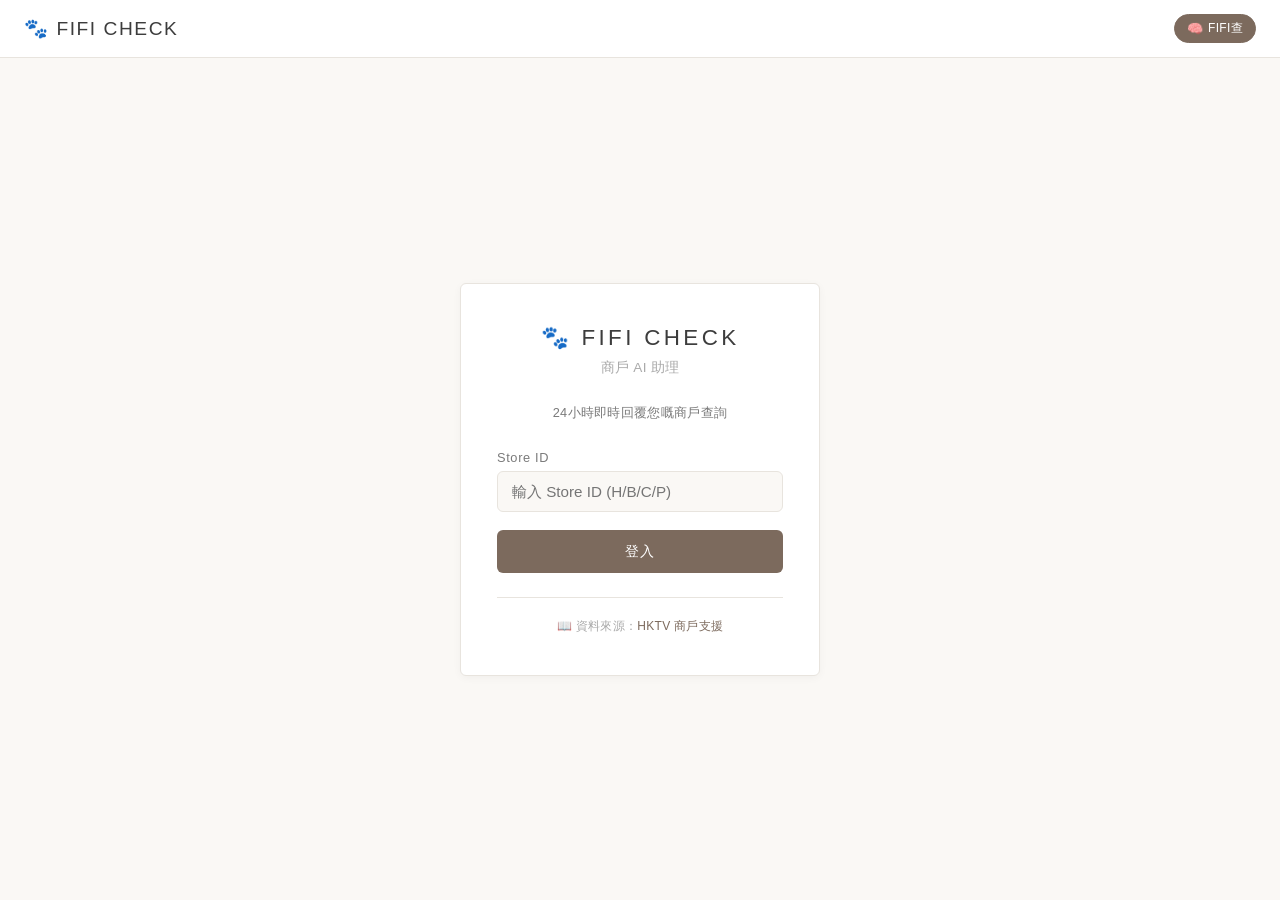
<file: fifi-check.html>
<!DOCTYPE html>
<html lang="zh-HK">
<head>
  <meta charset="UTF-8">
  <meta name="viewport" content="width=device-width, initial-scale=1.0, maximum-scale=1.0, user-scalable=no, viewport-fit=cover">
  <title>FIFI CHECK 🐾 — 商戶 AI 助理</title>
  <link rel="preconnect" href="https://fonts.googleapis.com">
  <link rel="preconnect" href="https://fonts.gstatic.com" crossorigin>
  <link href="https://fonts.googleapis.com/css2?family=Inter:wght@400;500;600;700&display=swap" rel="stylesheet">
  <link rel="icon" href="data:image/svg+xml,<svg xmlns='http://www.w3.org/2000/svg' viewBox='0 0 100 100'><text y='.9em' font-size='90'>🐾</text></svg>">
  <style>
/* ================================================
   FIFI CHECK — Japanese Minimalist Style
   ================================================ */
:root {
  --primary: #7c6a5d;
  --primary-light: #a69587;
  --secondary: #c4a98b;
  --accent: #d4a574;
  --bg-light: #faf8f5;
  --bg-card: #ffffff;
  --bg-warm: #f5f0e8;
  --text-primary: #3d3d3d;
  --text-secondary: #7a7a7a;
  --text-muted: #aaaaaa;
  --border: #e8e4de;
  --success: #8fae8b;
  --warning: #d4a574;
  --danger: #c9928a;
  --radius: 6px;
  --shadow: 0 1px 3px rgba(0,0,0,0.06);
  --shadow-soft: 0 2px 8px rgba(0,0,0,0.04);
}
* { box-sizing: border-box; margin: 0; padding: 0; }
html, body {
  height: 100%;
  font-family: 'Hiragino Sans', 'Hiragino Kaku Gothic ProN', 'Noto Sans TC', 'PingFang TC', sans-serif;
  background: var(--bg-light);
  color: var(--text-primary);
  overflow: hidden;
  letter-spacing: 0.02em;
}
.app-container { display: flex; flex-direction: column; height: 100vh; max-width: 100%; }

/* Header */
.header {
  background: var(--bg-card);
  padding: 14px 24px;
  display: flex;
  align-items: center;
  justify-content: space-between;
  border-bottom: 1px solid var(--border);
  box-shadow: var(--shadow);
}
.header h1 { font-size: 1.2em; font-weight: 400; color: var(--text-primary); letter-spacing: 0.08em; }
.header-info { display: flex; align-items: center; gap: 16px; }
.store-badge {
  background: var(--bg-warm); padding: 4px 14px; border-radius: 20px;
  font-size: 0.8em; color: var(--text-secondary); border: 1px solid var(--border);
}
.hermes-badge {
  display: flex; align-items: center; gap: 5px;
  background: var(--bg-warm); padding: 5px 12px; border-radius: 20px;
  font-size: 0.75em; cursor: pointer; transition: all 0.2s;
  border: 1px solid var(--border); color: var(--text-secondary);
}
.hermes-badge:hover { background: var(--border); }
.hermes-badge.active { background: var(--primary); color: #fff; border-color: var(--primary); }
.hermes-badge span:first-child { font-size: 13px; }

/* Login */
.login-view { display: flex; align-items: center; justify-content: center; height: 100%; background: var(--bg-light); }
.login-card {
  background: var(--bg-card); padding: 40px 36px; border-radius: var(--radius);
  width: 100%; max-width: 360px; box-shadow: var(--shadow-soft);
  border: 1px solid var(--border); text-align: center;
}
.login-card h2 { font-size: 1.4em; font-weight: 300; margin-bottom: 8px; letter-spacing: 0.15em; }
.login-card .subtitle { color: var(--text-muted); font-size: 0.85em; margin-bottom: 28px; }
.login-desc { color: var(--text-secondary); font-size: 0.8em; margin-bottom: 28px; }
.form-group { margin-bottom: 18px; text-align: left; }
.form-group label { display: block; margin-bottom: 6px; color: var(--text-secondary); font-size: 0.8em; letter-spacing: 0.05em; }
.form-group input {
  width: 100%; padding: 11px 14px; border: 1px solid var(--border);
  border-radius: var(--radius); background: var(--bg-light); color: var(--text-primary);
  font-size: 0.95em; transition: border-color 0.2s, box-shadow 0.2s;
}
.form-group input:focus { outline: none; border-color: var(--primary); box-shadow: 0 0 0 2px rgba(124,106,93,0.1); }
.btn { width: 100%; padding: 12px; border: none; border-radius: var(--radius); font-size: 0.9em; font-weight: 500; cursor: pointer; transition: all 0.2s; letter-spacing: 0.05em; }
.btn-primary { background: var(--primary); color: #fff; }
.btn-primary:hover { background: var(--primary-light); transform: translateY(-1px); }
.btn-primary:disabled { opacity: 0.5; cursor: not-allowed; transform: none; }
.error-message { color: var(--danger); font-size: 0.8em; margin-top: 10px; display: none; }
.login-footer { margin-top: 24px; padding-top: 20px; border-top: 1px solid var(--border); font-size: 0.75em; color: var(--text-muted); }
.login-footer a { color: var(--primary); text-decoration: none; }

/* Chat View */
.chat-view { display: none; flex-direction: column; height: 100%; background: var(--bg-light); }
.chat-header {
  background: var(--bg-card); padding: 12px 20px; border-bottom: 1px solid var(--border);
  display: flex; align-items: center; justify-content: space-between;
}
.chat-header-info h3 { font-size: 0.95em; font-weight: 400; }
.last-login { color: var(--text-muted); font-size: 0.7em; margin-top: 2px; }
.btn-logout {
  background: transparent; border: 1px solid var(--border); color: var(--text-secondary);
  padding: 6px 14px; border-radius: var(--radius); cursor: pointer; font-size: 0.75em; transition: all 0.2s;
}
.btn-logout:hover { background: var(--bg-warm); }
.chat-header-actions { display: flex; align-items: center; gap: 10px; }
.btn-history {
  background: transparent; border: 1px solid var(--border); color: var(--text-secondary);
  padding: 6px 14px; border-radius: var(--radius); cursor: pointer; font-size: 0.75em; transition: all 0.2s;
}
.btn-history:hover { background: var(--bg-warm); color: var(--text-primary); }

/* Welcome */
.welcome-screen {
  flex: 1; display: flex; flex-direction: column; align-items: center;
  justify-content: flex-start; padding: 30px 20px; text-align: center;
  overflow-y: auto; min-height: 0;
}
.welcome-screen.hidden { display: none !important; }
.welcome-screen h2 { font-size: 1.3em; font-weight: 400; margin-bottom: 10px; letter-spacing: 0.08em; }
.welcome-hint { color: var(--text-muted); font-size: 0.8em; margin-bottom: 16px; }
.preset-chips { display: flex; flex-wrap: wrap; gap: 8px; justify-content: center; max-width: 500px; }
.preset-chip {
  background: var(--bg-card); border: 1px solid var(--border); color: var(--text-secondary);
  padding: 8px 16px; border-radius: 20px; cursor: pointer; transition: all 0.2s; font-size: 0.8em;
}
.preset-chip:hover { background: var(--primary); color: #fff; border-color: var(--primary); }

/* Messages */
.messages-container {
  flex: 1; overflow-y: auto; padding: 20px;
  display: flex; flex-direction: column; gap: 16px; min-height: 0;
}
.message { display: flex; gap: 10px; max-width: 80%; animation: fadeIn 0.3s ease; }
@keyframes fadeIn { from { opacity: 0; transform: translateY(6px); } to { opacity: 1; transform: translateY(0); } }
.message.user { align-self: flex-end; flex-direction: column; align-items: flex-end; }
.message.assistant { align-self: flex-start; }
.message-avatar {
  width: 32px; height: 32px; background: var(--bg-warm); border: 1px solid var(--border);
  border-radius: 50%; display: flex; align-items: center; justify-content: center;
  font-size: 15px; flex-shrink: 0;
}
.message-content {
  background: var(--bg-card); padding: 10px 14px; border-radius: var(--radius);
  line-height: 1.6; font-size: 0.9em; border: 1px solid var(--border);
}
.message.user .message-content { background: var(--primary); color: #fff; border-color: var(--primary); }
.message-time { font-size: 0.65em; color: var(--text-muted); margin-top: 4px; }

/* Analysis Panel */
.hermes-panel-container { width: 100%; max-width: 80%; align-self: flex-start; animation: fadeIn 0.4s ease; }
.hermes-analysis {
  background: var(--bg-card); border: 1px solid var(--border);
  border-radius: var(--radius); padding: 16px 18px; color: var(--text-primary);
}
.hermes-analysis-header {
  display: flex; align-items: center; gap: 8px;
  margin-bottom: 12px; padding-bottom: 10px; border-bottom: 1px solid var(--border);
}
.hermes-analysis-header span:first-child { font-size: 16px; }
.hermes-analysis-header strong { font-weight: 500; font-size: 0.85em; color: var(--text-primary); }
.confidence-badge { margin-left: auto; padding: 2px 8px; border-radius: 10px; font-size: 0.65em; font-weight: 500; }
.confidence-high { background: rgba(143,174,139,0.2); color: var(--success); }
.confidence-medium { background: rgba(212,165,116,0.2); color: var(--warning); }
.confidence-low { background: rgba(201,146,138,0.2); color: var(--danger); }
.hermes-section { margin-bottom: 10px; }
.hermes-section:last-child { margin-bottom: 0; }
.hermes-section-label { font-size: 0.7em; color: var(--text-muted); margin-bottom: 4px; letter-spacing: 0.05em; }
.hermes-section-content { font-size: 0.85em; line-height: 1.5; color: var(--text-primary); }
.hermes-warning { background: rgba(201,146,138,0.1); padding: 8px 12px; border-radius: var(--radius); margin-top: 10px; font-size: 0.8em; color: var(--danger); }
.hermes-source { margin-top: 12px; padding-top: 10px; border-top: 1px solid var(--border); font-size: 0.65em; color: var(--text-muted); }

/* Typing */
.typing-indicator { display: none; align-items: center; gap: 8px; padding: 12px 0; color: var(--text-muted); font-size: 0.8em; }
.typing-dots { display: flex; gap: 3px; }
.typing-dot { width: 5px; height: 5px; background: var(--text-muted); border-radius: 50%; animation: typing 1.4s infinite; }
.typing-dot:nth-child(2) { animation-delay: 0.2s; }
.typing-dot:nth-child(3) { animation-delay: 0.4s; }
@keyframes typing { 0%,60%,100% { opacity: 0.3; } 30% { opacity: 1; } }
.typing-avatar { font-size: 20px; }

/* Input */
.chat-input-container {
  background: var(--bg-card); padding: 14px 18px; border-top: 1px solid var(--border);
  display: flex; gap: 10px; align-items: flex-end; flex-shrink: 0;
}
.chat-input {
  flex: 1; background: #ffffff; border: 1.5px solid var(--border);
  border-radius: var(--radius); padding: 10px 14px; color: var(--text-primary);
  font-size: 0.9em; resize: none; max-height: 100px; font-family: inherit;
  transition: border-color 0.2s, box-shadow 0.2s;
}
.chat-input:focus { outline: none; border-color: var(--primary); box-shadow: 0 0 0 3px rgba(124,106,93,0.12); }
.chat-input::placeholder { color: var(--text-muted); }
.btn-send {
  width: 40px; height: 40px; background: var(--primary); border: none;
  border-radius: var(--radius); color: #fff; font-size: 16px; cursor: pointer;
  transition: all 0.2s; display: flex; align-items: center; justify-content: center; opacity: 0.85;
}
.btn-send:not(:disabled) { opacity: 1; }
.btn-send:hover:not(:disabled) { background: var(--primary-light); }

/* Modal */
.modal {
  display: none; position: fixed; top: 0; left: 0; right: 0; bottom: 0;
  background: rgba(0,0,0,0.3); align-items: center; justify-content: center; z-index: 1000;
}
.modal-content {
  background: var(--bg-card); padding: 28px; border-radius: var(--radius);
  text-align: center; max-width: 320px; border: 1px solid var(--border);
}
.modal-content h3 { font-weight: 400; margin-bottom: 10px; font-size: 1em; }
.modal-content p { font-size: 0.8em; color: var(--text-secondary); margin-bottom: 20px; }
.modal-buttons { display: flex; gap: 10px; margin-top: 20px; }
.modal-buttons .btn { flex: 1; }
.btn-secondary { background: var(--bg-warm); color: var(--text-primary); border: 1px solid var(--border); }
.btn-secondary:hover { background: var(--border); }

/* API Key Modal */
.api-key-content { max-width: 360px; width: 90%; }
.api-key-content h3 { font-weight: 400; font-size: 1em; margin-bottom: 10px; }
.api-key-content p { font-size: 0.75em; color: var(--text-secondary); margin-bottom: 18px; line-height: 1.5; }
.api-key-content input {
  width: 100%; padding: 10px 12px; border: 1px solid var(--border);
  border-radius: var(--radius); background: var(--bg-light); font-size: 0.85em; margin-bottom: 14px;
}
.api-key-content input:focus { outline: none; border-color: var(--primary); }
.api-key-buttons { display: flex; gap: 10px; }
.api-key-buttons .btn { flex: 1; padding: 10px; font-size: 0.8em; }

/* History */
.history-modal-content { max-width: 500px; max-height: 70vh; display: flex; flex-direction: column; }
.history-content { max-height: 400px; overflow-y: auto; margin: 15px 0; padding: 10px 0; }
.history-list { display: flex; flex-direction: column; gap: 16px; }
.history-item { background: var(--bg-warm); border-radius: var(--radius); padding: 14px; border: 1px solid var(--border); }
.history-q { font-weight: 500; color: var(--text-primary); margin-bottom: 8px; font-size: 0.9em; }
.history-a { color: var(--text-secondary); font-size: 0.85em; line-height: 1.5; margin-bottom: 8px; }
.history-time { font-size: 0.7em; color: var(--text-muted); }

/* Store suggestions */
.store-suggestions {
  display: flex; flex-wrap: wrap; gap: 8px; margin-top: 10px;
  padding: 10px; background: var(--bg-warm); border-radius: var(--radius); border: 1px solid var(--border);
}
.store-suggestion-btn {
  background: var(--bg-card); border: 1px solid var(--border); color: var(--text-secondary);
  padding: 6px 14px; border-radius: 20px; cursor: pointer; font-size: 0.8em; transition: all 0.2s;
}
.store-suggestion-btn:hover { background: var(--primary); color: #fff; border-color: var(--primary); }

/* Notification */
.notification {
  position: fixed; bottom: 20px; left: 50%;
  transform: translateX(-50%) translateY(100px);
  background: var(--primary); color: #fff; padding: 12px 24px;
  border-radius: 25px; font-size: 0.85em; opacity: 0;
  transition: all 0.3s ease; z-index: 2000; box-shadow: 0 4px 15px rgba(0,0,0,0.2);
}
.notification.show { opacity: 1; transform: translateX(-50%) translateY(0); }

/* Scrollbar */
::-webkit-scrollbar { width: 4px; }
::-webkit-scrollbar-track { background: transparent; }
::-webkit-scrollbar-thumb { background: var(--border); border-radius: 2px; }

@media (max-width: 600px) {
  .message { max-width: 90%; }
  .preset-chips { flex-direction: column; }
  .header h1 { font-size: 1em; }
  .login-card { padding: 30px 24px; }
}
  </style>
</head>
<body>
  <div class="app-container">
    <header class="header" id="header">
      <h1>🐾 FIFI CHECK</h1>
      <div class="header-info">
        <span class="hermes-badge active" id="hermesBadge" title="FIFI查 分析：開啟">
          <span>🧠</span><span>FIFI查</span>
        </span>
        <span class="store-badge" id="storeBadge" style="display:none;"></span>
        <button class="btn-logout" id="btnLogout" style="display:none;">登出</button>
      </div>
    </header>

    <!-- Login View -->
    <div class="login-view" id="loginView">
      <div class="login-card">
        <h2>🐾 FIFI CHECK</h2>
        <p class="subtitle">商戶 AI 助理</p>
        <p class="login-desc">24小時即時回覆您嘅商戶查詢</p>
        <form id="loginForm">
          <div class="error-message" id="errorMessage"></div>
          <div class="form-group">
            <label>Store ID</label>
            <input type="text" id="username" placeholder="輸入 Store ID (H/B/C/P)" autocomplete="username">
          </div>
          <button type="submit" class="btn btn-primary" id="btnLogin">登入</button>
        </form>
        <div class="login-footer">
          <p>📖 資料來源：<a href="https://sites.google.com/view/hktv-merc-faq/" target="_blank">HKTV 商戶支援</a></p>
        </div>
      </div>
    </div>

    <!-- Chat View -->
    <div class="chat-view" id="chatView">
      <div class="chat-header">
        <div class="chat-header-info">
          <h3>🐾 FIFI CHECK — 商戶 AI 助理</h3>
          <p class="last-login" id="lastLogin"></p>
        </div>
        <div class="chat-header-actions">
          <button class="btn-history" id="btnHistory" title="對話記錄">📜 記錄</button>
          <button class="btn-logout" id="btnLogoutTop">登出</button>
        </div>
      </div>

      <div class="welcome-screen" id="welcomeScreen">
        <h2>您好！歡迎使用 FIFI CHECK</h2>
        <p class="welcome-hint">直接輸入您嘅問題，我幫您搵答案 ^^</p>
        <div class="preset-chips" id="presetChips">
          <button class="preset-chip" onclick="askPreset('如何上架新產品？')">如何上架新產品？</button>
          <button class="preset-chip" onclick="askPreset('佣金率是多少？')">佣金率是多少？</button>
          <button class="preset-chip" onclick="askPreset('如何處理訂單發貨？')">如何處理訂單發貨？</button>
          <button class="preset-chip" onclick="askPreset('如何設定優惠活動？')">如何設定優惠活動？</button>
          <button class="preset-chip" onclick="askPreset('如何聯絡我的 RM？')">如何聯絡我的 RM？</button>
          <button class="preset-chip" onclick="askPreset('退款政策是怎樣的？')">退款政策是怎樣的？</button>
        </div>
      </div>

      <div class="messages-container" id="messagesContainer"></div>

      <div class="typing-indicator" id="typingIndicator">
        <div class="typing-avatar">🐾</div>
        <div class="typing-dots">
          <span class="typing-dot"></span>
          <span class="typing-dot"></span>
          <span class="typing-dot"></span>
        </div>
        <span>FIFI 思考緊...</span>
      </div>

      <div class="chat-input-container">
        <textarea class="chat-input" id="chatInput" placeholder="輸入您的問題..." rows="1"></textarea>
        <button class="btn-send" id="btnSend" disabled>➤</button>
      </div>
    </div>

    <!-- Logout Modal -->
    <div class="modal" id="logoutModal">
      <div class="modal-content">
        <h3>確認登出？</h3>
        <p>您確定要登出 FIFI CHECK 嗎？</p>
        <div class="modal-buttons">
          <button class="btn btn-secondary" id="btnCancelLogout">取消</button>
          <button class="btn btn-primary" id="btnConfirmLogout">確認登出</button>
        </div>
      </div>
    </div>

    <!-- API Key Modal -->
    <div class="modal" id="apiKeyModal">
      <div class="modal-content api-key-content">
        <h3>設定 OpenRouter API Key</h3>
        <p>輸入您的 OpenRouter API Key 以啟用 Claude AI 分析功能</p>
        <input type="password" id="apiKeyInput" placeholder="sk-or-v1-...">
        <div class="modal-buttons api-key-buttons">
          <button class="btn btn-secondary" id="btnSkipApiKey">跳過</button>
          <button class="btn btn-primary" id="btnSaveApiKey">儲存</button>
        </div>
      </div>
    </div>

    <!-- History Modal -->
    <div class="modal" id="historyModal">
      <div class="modal-content history-modal-content">
        <h3>📜 我的問答記錄</h3>
        <div class="history-content" id="historyContent">
          <p style="text-align:center;color:var(--text-muted);padding:40px;">暫時未有對話記錄</p>
        </div>
        <div class="modal-buttons">
          <button class="btn btn-primary" id="btnCloseHistory">關閉</button>
        </div>
      </div>
    </div>
  </div>

<script>
// ================================================
// FAQ 知識庫
// ================================================
const FAQ_DATA = {
  basicSetup: {
    category: "基本後台設置", icon: "⚙️",
    questions: [
      { q: "如何登入商戶後台？", a: "要登入 HKTV 商戶後台，請前往 MMS (Merchant Management System)：\nhttps://mms.shoalter.com/mms/\n\n1. 輸入您的 HKTV 帳戶電郵\n2. 輸入密碼\n3. 輸入 Store ID\n4. 點擊登入\n\n如果您忘記密碼，請聯絡 FIFI 查服務團隊或您的 RM。" },
      { q: "如何設定雙重驗證（2FA）？", a: "為保障帳戶安全，建議您啟用雙重驗證：\n\n1. 登入後台後，進入「設定」\n2. 點擊「安全設定」\n3. 選擇「啟用雙重驗證」\n4. 掃描 QR Code 到您的驗證器 App（如 Google Authenticator）\n5. 輸入一次性驗證碼確認\n\n日後登入時需要輸入驗證器顯示的6位數字。" },
      { q: "商戶後台有哪些主要功能？", a: "HKTVmall 商戶後台（MMS）主要功能包括：\n\n📦 商品管理 - 上架、編輯、庫存管理\n📋 訂單管理 - 查看、處理發貨、退款\n💰 財務報告 - GMV、佣金、結算\n🎁 推廣活動 - 建立優惠、折扣\n📊 數據分析 - 銷售報告、流量分析\n👥 帳戶管理 - 員工權限、通知設定" },
      { q: "如何新增後台用戶？", a: "主帳戶可以新增子帳戶給員工：\n\n1. 進入「帳戶設定」\n2. 點擊「用戶管理」\n3. 選擇「新增用戶」\n4. 輸入員工電郵和資料\n5. 設定權限角色（管理員/一般用戶/唯讀）\n6. 發送邀請\n\n員工會收到電郵邀請，點擊連結設定密碼後即可使用。" }
    ]
  },
  productUpload: {
    category: "上載產品", icon: "📦",
    questions: [
      { q: "如何上架新產品？", a: "上架新產品步驟：\n\n1. 登入 MMS 後台\n2. 點擊「商品管理」→「新增商品」\n3. 填寫商品名稱（中英文）、描述、品牌、類別、價格、庫存數量\n4. 上傳商品圖片（最少1張，最多9張）\n5. 填寫物流資料（重量、尺寸）\n6. 點擊「提交」\n\n📌 圖片建議尺寸 800x800px，JPEG/PNG 格式，唔好有水印。" },
      { q: "產品圖片有咩要求？", a: "HKTVmall 產品圖片要求：\n\n✅ 格式：JPEG 或 PNG\n✅ 尺寸：建議 800x800px 或以上\n✅ 比例：1:1 正方形為最佳\n✅ 檔案大小：每張唔好超過 5MB\n\n❌ 不可有水印、logo、聯絡資料\n❌ 不可有其他平台標誌\n❌ 背景要白色或淺色\n❌ 不可模糊或像素化" },
      { q: "如何批量上傳產品？", a: "批量上載步驟：\n\n1. 在「商品管理」頁面，點擊「批量上傳」\n2. 下載 Excel 模板\n3. 填寫產品資料（每行一個產品）\n4. 上傳 Excel 檔案\n5. 系統會驗證資料並顯示結果\n\n如果上傳有誤，可以下載錯誤報告修改後重新上傳。" },
      { q: "Brand Name 品牌名稱有咩要求？", a: "品牌名稱必須為產品上所顯示的品牌名稱，並非公司／店舖／產品名。\n\n🌐 中英文品牌名會分別出現於中英文網頁版本。如不想顯示中文品牌名，申請時只申請英文。\n\n🔍 點擊放大鏡搜尋品牌，只會搜尋到已存在系統中的品牌。如沒有搜尋結果，代表品牌尚未建立，須另行申請新增品牌。" },
      { q: "如何申請新增品牌？", a: "步驟一：於 MMS 申請新增品牌\n位置：MMS > 電子商務 > 產品 > 品牌\n輸入中英文品牌名稱後按儲存\n\n步驟二：填寫 MCS form 提交給 Operations 審批\n所需資料：品牌名稱、貨品類別、品牌網站、貨品圖片\n審批時間：約 3-5 個工作天\n\n步驟三：審批通過後，於 MMS 系統查看狀態顯示「Approved」即可使用。" },
      { q: "SKU ID 有咩規定？", a: "SKU ID 規定：\n\n✅ 可用：英文大小楷、數目字、符號 - 或 _\n❌ 不可用：中文字、其他符號及空格、以0為首的純數目字、包含 Merchant ID、超過39個字元\n\n📌 一經儲存後不能再修改，必須為獨立編碼。" }
    ]
  },
  inventory: {
    category: "庫存管理", icon: "📊",
    questions: [
      { q: "如何更新庫存數量？", a: "更新庫存方式：\n\n方式一（逐個）：商品管理 → 找到產品 → 點擊編輯 → 修改庫存數量 → 儲存\n\n方式二（批量）：下載 Excel → 修改數量 → 重新上傳覆蓋\n\n⚠️ 建議設定庫存警告，當數量低於某水平時通知您。" },
      { q: "如何設定庫存警告？", a: "設定方法：\n\n1. 進入「設定」→「通知設定」\n2. 開啟「低庫存警告」\n3. 設定警告閾值（如：低於20件）\n4. 選擇通知方式（電郵/SMS/App推送）\n\n建議熱賣產品設定較高的警告線。" }
    ]
  },
  orders: {
    category: "訂單處理", icon: "📋",
    questions: [
      { q: "訂單處理要幾耐？", a: "訂單處理時間要求：\n\n📦 標準訂單：\n• 收到訂單後 24 小時內確認\n• 確認後 3 個工作天內發貨\n\n⏰ 逢星期六、日、公眾假期訂單會順延至下一個工作天處理\n\n⚠️ 超時未發貨可能會被罰款。" },
      { q: "如何處理訂單發貨？", a: "發貨步驟：\n\n1. 登入 MMS，進入「訂單管理」\n2. 找到需要發貨的訂單\n3. 確認訂單資料無誤\n4. 選擇物流方式（HKTV快遞/自選物流）\n5. 輸入物流追蹤號碼（如適用）\n6. 標記為「已發貨」\n\n📌 使用 HKTV 3PL 的商戶可以直接在後台打印運單。" },
      { q: "客人要求退款點算？", a: "處理退款申請：\n\n1. 登入 MMS，進入「訂單管理」\n2. 找到相關訂單，查看退款原因\n3. 審批退款申請（同意/拒絕）\n4. 如同意，款項會自動退還給客戶\n\n常見退款原因：商品與描述不符、商品損壞、錯寄、客人改變主意\n\n如有爭議，可聯絡 FIFI 查服務團隊。" },
      { q: "如果發貨延遲點算？", a: "如預計無法準時發貨：\n\n1. 盡快登入 MMS\n2. 在訂單詳情中更新預計發貨時間\n3. 主動聯絡客人解釋情況\n\n💡 主動通知比被動等待好，可以考慮提供優惠券作補償。\n\n如延遲超過規定時間，HKTV 可能會自動取消訂單並退款。" }
    ]
  },
  promotions: {
    category: "建立優惠活動", icon: "🎁",
    questions: [
      { q: "如何設定優惠活動？", a: "建立優惠活動步驟：\n\n1. 登入 MMS，進入「推廣活動」\n2. 點擊「建立新活動」\n3. 選擇活動類型（折扣/買一送一/滿額減/VIP專享價）\n4. 設定活動詳情（名稱、優惠方式、日期、適用商品）\n5. 確認並提交\n\n📌 建議提前 1-2 天建立活動。" },
      { q: "如何參加 HKTV 主題活動？", a: "參加主題活動方式：\n\n1. 留意 HKTV 發出的活動邀請電郵\n2. 登入 MMS 查看可參加的活動\n3. 選擇想參加的活動\n4. 按要求設定優惠\n5. 確認參加\n\n好處：活動頁面曝光、流量增加、有機會獲得推廣位置。留意 RM 發出的活動通知！" }
    ]
  },
  aftersales: {
    category: "售後服務", icon: "🤝",
    questions: [
      { q: "退貨政策是怎樣的？", a: "退貨政策要點：\n\n✅ 一般情況：收貨後 7 天內可申請退貨，商品必須未使用、包裝完整\n\n❌ 不適用：已使用商品、個人衛生用品（已拆封）、特別訂製商品、有效期短的商品\n\n💡 在商品說明中清晰列明退貨條款，積極處理退貨影響店舖評級。" },
      { q: "如何處理客人投訴？", a: "處理客人投訴建議：\n\n1️⃣ 收到投訴後 24 小時內回覆\n2️⃣ 仔細閱讀投訴內容，需要時聯絡客人了解詳情\n3️⃣ 提供解決方案（退款/換貨/部分退款/優惠券補償）\n4️⃣ 確認客人滿意後跟進\n\n⭐ 好的售後服務可以將負評轉化為忠誠客戶！" }
    ]
  },
  commission: {
    category: "佣金與結算", icon: "💰",
    questions: [
      { q: "佣金率是多少？", a: "HKTVmall 標準佣金率：\n\n📊 一般類別：約 15-25%（視乎類別）\n\n不同類別佣金率有差異：\n• 食品、鮮活：一般較低\n• 電子產品：一般較高\n• 服裝、家居：中等\n\n💡 登入 MMS 查看您的實際佣金率，如有疑問聯絡您的 RM。" },
      { q: "結算週期是怎樣的？", a: "結算安排：\n\n📅 一般為每週結算一次（具體日期視乎合約）\n\n結算內容：已完成訂單銷售額，扣除佣金、退款、行政費用\n\n對帳方法：MMS → 財務報告 → 結算報告\n\n⚠️ 如有差異，請即時聯絡 HKTV 財務團隊。" }
    ]
  },
  contact: {
    category: "聯絡與支援", icon: "📞",
    questions: [
      { q: "如何聯絡我的 RM？", a: "聯絡您的商戶關係經理（RM）：\n\n📧 電郵：登入 MMS 查看「帳戶資訊」中的 RM 聯絡電郵\n📱 即時通訊：如 RM 有提供 WhatsApp 等聯繫方式\n\n💡 準備好 Store ID 和具體問題。非緊急可以發電郵，緊急事項直接致電。" },
      { q: "商戶服務團隊聯絡方式？", a: "聯絡 FIFI 查服務團隊：\n\n📱 WhatsApp：3998 8139\n\n📞 或致電您嘅 RM\n\n💡 有任何問題歡迎隨時聯絡，我哋樂意幫助您解決疑問！" }
    ]
  },
  logistics: {
    category: "HKTV 3PL", icon: "🚚",
    questions: [
      { q: "什麼是 HKTV 3PL？", a: "HKTV 3PL（第三方物流）服務：\n\n商戶將貨品送到 HKTV 倉庫，HKTV 負責儲存、包裝、發貨。\n\n✅ 好處：\n• 省卻自行處理物流\n• 提高發貨效率\n• 有實體店可讓客人自取\n• 庫存與 HKTV 共享\n\n申請方式：聯絡您的 RM，需要支付倉儲和物流費用。" }
    ]
  },
  newMerchant: {
    category: "新商戶指南", icon: "🌟",
    questions: [
      { q: "新商戶要準備什麼？", a: "新加入 HKTVmall 要準備的東西：\n\n📋 文件資料：商業登記證、公司銀行帳戶、聯絡人資料\n📦 商品準備：商品列表和價格、符合要求的圖片、商品描述\n🏭 物流準備：發貨方式（自發/3PL）、包裝材料\n💻 後台準備：開通 MMS 帳戶、設定店舖資料\n\n建議預留 2-4 週準備時間！" }
    ]
  },
  goodSales: {
    category: "良好銷售手法", icon: "💎",
    questions: [
      { q: "如何提升店舖銷量？", a: "提升銷量嘅關鍵策略：\n\n📸 高質量產品圖片：專業燈光、多角度、使用場景\n📝 優化商品描述：詳細特點、突出賣點、使用項目符號\n💰 合理定價：研究競爭對手、預留促銷空間\n⭐ 積極管理評價：邀請客人留評、及時回覆問題\n📦 保持充足庫存：預測高峰期備貨" },
      { q: "如何增加客人回購率？", a: "提升回購率嘅方法：\n\n✅ 確保產品質素穩定、準時發貨、包裝精美\n🎁 會員計劃：積分獎賞、生日優惠\n📞 主動客戶關係：訂單完成後跟進、推薦相關產品\n💰 回購優惠：優惠券、限時折扣、套裝優惠" }
    ]
  },
  advertising: {
    category: "商戶廣告投放", icon: "🎯",
    questions: [
      { q: "如何在 HKTV 投放廣告？", a: "HKTVmall 廣告投放方式：\n\n📺 廣告類型：橫幅廣告、搜尋廣告、首頁推薦位、分類頁推廣\n\n投放流程：聯絡 RM 查詢 → 了解廣告位和收費 → 提交素材和預算 → 確認投放\n\n收費模式：按點擊(CPC)、按展示(CPM)、固定費用\n\n💡 建議先小規模測試，找出最有效廣告形式！" }
    ]
  }
};

const ALL_FAQ = Object.values(FAQ_DATA).flatMap(section =>
  section.questions.map(q => ({ ...q, category: section.category, icon: section.icon }))
);

const KEYWORD_ALIASES = {
  // 上架/產品
  '上新產品': ['上架', '上架新產品', '上架新貨', '加新產品'],
  '上架': ['上新產品', '上架新產品', '上架新貨', '加新產品'],
  
  // 庫存
  '加庫存': ['更新庫存', '補貨', '入貨', '庫存'],
  '庫存': ['加庫存', '更新庫存', '補貨'],
  
  // CS/客服/售後
  'cs': ['客戶服務', '客服', '售後服務', '售後', '客人服務', 'customer service'],
  'case': ['個案', '案例', '情況', '問題', 'cs case'],
  'complaint': ['投訴', '投訴個案', '客人投訴', '客户投訴', '投訴處理'],
  'refund': ['退款', '退錢', '退貨款', '退款申請', '退錢'],
  'return': ['退貨', '退貨申請', '退貨處理', '退貨個案'],
  'exchange': ['換貨', '更換', '換貨處理', '更換貨品'],
  '售後': ['售後服務', '售後', '客服', '客戶服務', 'cs', 'after sales'],
  '客服': ['客戶服務', '售後服務', 'cs', 'customer service'],
  '投訴': ['投訴', '投訴個案', '客人投訴', '客户投訴', 'complaint'],
  '退款': ['退款', '退錢', '退貨款', '退錢', 'refund'],
  '退貨': ['退貨', '退貨申請', '退貨處理', '退貨個案', 'return'],
  '客戶服務': ['客服', '售後服務', 'cs', 'customer service'],
  '客人服務': ['客服', '客戶服務', '售後服務'],
  
  // 佣金
  '幾多錢': ['佣金率', '佣金', '佣金幾多'],
  '佣金': ['佣金率', '幾多佣金', '佣金幾多'],
  
  // 物流
  '點寄': ['發貨', '寄貨', '點發貨'],
  '寄貨': ['發貨', '點寄', '點發貨'],
  '送貨': ['發貨', '寄貨', '速遞'],
  '發貨': ['寄貨', '送貨', '速遞'],
  
  // 品牌
  'brand': ['品牌', '品牌名稱', '牌子'],
  '品牌': ['brand', '品牌名稱', '牌子'],
  
  // 推廣
  '減價': ['折扣', '優惠', '減價促銷'],
  '打折': ['折扣', '優惠', '減價'],
  '折扣': ['減價', '打折', '優惠'],
  '優惠': ['折扣', '減價', '打折', '促銷'],
  
  // 訂單
  '訂單': ['order', '訂單處理', '訂單查詢'],
  'order': ['訂單', '訂單處理', '訂單查詢'],
};

function tokenize(text) {
  return text.toLowerCase().replace(/[^\w\s一-鿿]/g, ' ').split(/\s+/).filter(t => t.length > 0);
}

function getAliases(query) {
  const tokens = tokenize(query);
  const aliases = new Set();
  tokens.forEach(token => {
    Object.entries(KEYWORD_ALIASES).forEach(([key, values]) => {
      if (key.includes(token) || token.includes(key)) {
        aliases.add(key);
        values.forEach(v => aliases.add(v));
      }
    });
  });
  return Array.from(aliases);
}

function similarity(str1, str2) {
  const s1 = str1.toLowerCase(), s2 = str2.toLowerCase();
  if (s1.includes(s2) || s2.includes(s1)) return 0.8;
  const set1 = new Set(s1), set2 = new Set(s2);
  const intersection = [...set1].filter(c => set2.has(c));
  const union = new Set([...set1, ...set2]);
  return intersection.length / union.size;
}

function searchFAQ(query) {
  const q = query.toLowerCase().trim();
  const direct = ALL_FAQ.filter(item =>
    item.q.toLowerCase().includes(q) || item.a.toLowerCase().includes(q) || item.category.toLowerCase().includes(q)
  );
  if (direct.length > 0) return direct.slice(0, 5);

  const aliases = getAliases(q);
  if (aliases.length > 0) {
    const aliasMatches = ALL_FAQ.filter(item => {
      const text = (item.q + ' ' + item.a).toLowerCase();
      return aliases.some(a => text.includes(a.toLowerCase()));
    });
    if (aliasMatches.length > 0) return aliasMatches.slice(0, 5);
  }

  const keywords = tokenize(q);
  const kwMatches = ALL_FAQ.filter(item => {
    const text = (item.q + ' ' + item.a).toLowerCase();
    return keywords.some(kw => kw.length >= 2 && text.includes(kw));
  });
  if (kwMatches.length > 0) return kwMatches.slice(0, 5);

  return ALL_FAQ
    .map(item => ({ item, score: Math.max(similarity(q, item.q), similarity(q, item.a)) }))
    .filter(r => r.score > 0.3).sort((a, b) => b.score - a.score)
    .map(r => r.item).slice(0, 5);
}

// ================================================
// App State & Config
// ================================================
let state = {
  isLoggedIn: false, user: null, apiKey: '',
  apiProvider: 'openrouter', messages: [],
  isTyping: false, hermesMode: true, conversationHistory: []
};

let elements = {};

const API_CONFIG = {
  openrouter: {
    endpoint: 'https://openrouter.ai/api/v1/chat/completions',
    model: 'anthropic/claude-haiku-4-5'  // ✅ Claude AI
  }
};

// ================================================
// Init
// ================================================
document.addEventListener('DOMContentLoaded', () => {
  initElements();
  initEventListeners();
  checkAuthStatus();
  checkApiKeyStatus();
  showStoreIdSuggestions();
});

function initElements() {
  elements.header = document.getElementById('header');
  elements.loginView = document.getElementById('loginView');
  elements.chatView = document.getElementById('chatView');
  elements.storeBadge = document.getElementById('storeBadge');
  elements.lastLogin = document.getElementById('lastLogin');
  elements.loginForm = document.getElementById('loginForm');
  elements.btnLogin = document.getElementById('btnLogin');
  elements.errorMessage = document.getElementById('errorMessage');
  elements.btnLogout = document.getElementById('btnLogout');
  elements.btnLogoutTop = document.getElementById('btnLogoutTop');
  elements.logoutModal = document.getElementById('logoutModal');
  elements.btnCancelLogout = document.getElementById('btnCancelLogout');
  elements.btnConfirmLogout = document.getElementById('btnConfirmLogout');
  elements.apiKeyModal = document.getElementById('apiKeyModal');
  elements.apiKeyInput = document.getElementById('apiKeyInput');
  elements.btnSkipApiKey = document.getElementById('btnSkipApiKey');
  elements.btnSaveApiKey = document.getElementById('btnSaveApiKey');
  elements.welcomeScreen = document.getElementById('welcomeScreen');
  elements.messagesContainer = document.getElementById('messagesContainer');
  elements.typingIndicator = document.getElementById('typingIndicator');
  elements.chatInput = document.getElementById('chatInput');
  elements.btnSend = document.getElementById('btnSend');
  elements.presetChips = document.getElementById('presetChips');
  elements.hermesBadge = document.getElementById('hermesBadge');
  elements.btnHistory = document.getElementById('btnHistory');
  elements.historyModal = document.getElementById('historyModal');
}

function initEventListeners() {
  const on = (el, ev, fn) => { if (el) el.addEventListener(ev, fn); };
  on(elements.loginForm, 'submit', handleLogin);
  on(document.getElementById('username'), 'focus', showStoreIdSuggestions);
  on(elements.btnLogout, 'click', () => showModal(elements.logoutModal));
  on(elements.btnLogoutTop, 'click', () => showModal(elements.logoutModal));
  on(elements.btnCancelLogout, 'click', () => hideModal(elements.logoutModal));
  on(elements.btnConfirmLogout, 'click', handleLogout);
  on(elements.btnHistory, 'click', () => { showConversationHistory(); showModal(elements.historyModal); });
  on(document.getElementById('btnCloseHistory'), 'click', () => hideModal(elements.historyModal));
  on(elements.chatInput, 'input', handleChatInput);
  on(elements.chatInput, 'keydown', handleChatKeydown);
  on(elements.btnSend, 'click', sendMessage);
  on(elements.hermesBadge, 'click', toggleHermesMode);
  on(elements.btnSkipApiKey, 'click', () => {
    hideModal(elements.apiKeyModal);
    localStorage.setItem('fifi_apikey_set', 'true');
  });
  on(elements.btnSaveApiKey, 'click', () => {
    const key = elements.apiKeyInput.value.trim();
    if (key) {
      state.apiKey = key;
      localStorage.setItem('fifi_apikey', key);
      hideModal(elements.apiKeyModal);
      localStorage.setItem('fifi_apikey_set', 'true');
      showNotification('✅ API Key 已設定');
    }
  });
}

function checkAuthStatus() {
  const saved = localStorage.getItem('fifi_user');
  if (saved) {
    state.user = JSON.parse(saved);
    state.isLoggedIn = true;
    state.conversationHistory = [];
    state.messages = [];
    showChatView();
  }
}

function checkApiKeyStatus() {
  const saved = localStorage.getItem('fifi_apikey');
  if (saved) { state.apiKey = saved; }
  else { setTimeout(() => showModal(elements.apiKeyModal), 500); }
}

// ================================================
// Store ID History
// ================================================
function getStoredStoreIds() {
  try { return JSON.parse(localStorage.getItem('fifi_store_history') || '[]'); } catch { return []; }
}

function saveStoreId(id) {
  const history = getStoredStoreIds().filter(x => x !== id);
  history.unshift(id);
  localStorage.setItem('fifi_store_history', JSON.stringify(history.slice(0, 5)));
}

function showStoreIdSuggestions() {
  const history = getStoredStoreIds();
  if (!history.length) return;
  const usernameInput = document.getElementById('username');
  if (!usernameInput) return;
  const old = document.getElementById('storeSuggestions');
  if (old) old.remove();
  let html = '<div class="store-suggestions" id="storeSuggestions">';
  history.forEach(id => { html += `<button class="store-suggestion-btn" onclick="useStoreId('${id}')">${id}</button>`; });
  html += '</div>';
  usernameInput.insertAdjacentHTML('afterend', html);
}

function useStoreId(id) {
  const input = document.getElementById('username');
  if (input) { input.value = id; document.getElementById('storeSuggestions')?.remove(); }
}

// ================================================
// Login / Logout
// ================================================
function handleLogin(e) {
  e.preventDefault();
  const storeId = document.getElementById('username')?.value?.trim();
  if (!storeId) { showError('請輸入 Store ID'); return; }
  if (!/^[HBCPhbcp]\d{6,8}$/.test(storeId)) { showError('Store ID 格式不正確 (例: H1234567)'); return; }
  setLoginLoading(true);
  setTimeout(() => {
    const id = storeId.toUpperCase();
    state.isLoggedIn = true;
    state.user = { username: id, loginTime: new Date() };
    localStorage.setItem('fifi_user', JSON.stringify(state.user));
    saveStoreId(id);
    state.conversationHistory = [];
    state.messages = [];
    showChatView();
    setLoginLoading(false);
  }, 300);
}

function handleLogout() {
  saveConversationHistory();
  state.isLoggedIn = false; state.user = null; state.messages = []; state.conversationHistory = [];
  localStorage.removeItem('fifi_user');
  showLoginView(); hideModal(elements.logoutModal); showStoreIdSuggestions();
}

function showLoginView() { elements.loginView.style.display = 'flex'; elements.chatView.style.display = 'none'; }
function showChatView() {
  elements.loginView.style.display = 'none'; elements.chatView.style.display = 'flex';
  if (elements.storeBadge) { elements.storeBadge.textContent = state.user?.username; elements.storeBadge.style.display = ''; }
  if (elements.btnLogout) elements.btnLogout.style.display = '';
  if (elements.lastLogin && state.user?.loginTime) {
    elements.lastLogin.textContent = `上次登入：${formatTime(new Date(state.user.loginTime))}`;
  }
  if (state.messages.length === 0 && elements.welcomeScreen) elements.welcomeScreen.style.display = 'flex';
}

function showError(msg) {
  if (elements.errorMessage) {
    elements.errorMessage.textContent = msg; elements.errorMessage.style.display = 'block';
    setTimeout(() => { elements.errorMessage.style.display = 'none'; }, 3000);
  }
}

function setLoginLoading(loading) {
  if (elements.btnLogin) {
    elements.btnLogin.disabled = loading;
    elements.btnLogin.textContent = loading ? '登入中...' : '登入';
  }
}

function showModal(modal) { if (modal) modal.style.display = 'flex'; }
function hideModal(modal) { if (modal) modal.style.display = 'none'; }

// ================================================
// Hermes / FIFI查 Toggle
// ================================================
function toggleHermesMode() {
  state.hermesMode = !state.hermesMode;
  if (elements.hermesBadge) {
    elements.hermesBadge.className = state.hermesMode ? 'hermes-badge active' : 'hermes-badge';
    elements.hermesBadge.title = state.hermesMode ? 'FIFI查 分析：開啟' : 'FIFI查 分析：關閉';
  }
}

// ================================================
// Chat Input
// ================================================
function handleChatInput() {
  const has = elements.chatInput.value.trim().length > 0;
  elements.btnSend.disabled = !has;
  elements.btnSend.style.opacity = has ? '1' : '0.5';
}

function handleChatKeydown(e) {
  if (e.key === 'Enter' && !e.shiftKey) {
    e.preventDefault();
    if (elements.chatInput.value.trim()) sendMessage();
  }
}

// ================================================
// Send Message
// ================================================
async function sendMessage() {
  const message = elements.chatInput.value.trim();
  if (!message) return;
  elements.chatInput.value = '';
  handleChatInput();
  if (elements.welcomeScreen) elements.welcomeScreen.classList.add('hidden');
  addMessage('user', message);
  showTyping(true);
  requestAnimationFrame(() => {
    if (elements.messagesContainer) elements.messagesContainer.scrollTop = elements.messagesContainer.scrollHeight;
  });
  try {
    const greetingResponse = checkCasualGreeting(message);
    if (greetingResponse) {
      await new Promise(r => setTimeout(r, 600));
      addHermesPanel(greetingResponse);
    } else {
      const faqMatches = searchFAQ(message);
      const hermesAnalysis = state.hermesMode ? await getClaudeAnalysis(message) : null;
      await showAssistantResponse(message, faqMatches, hermesAnalysis);
      state.conversationHistory.push({
        q: message, a: hermesAnalysis?.answer || '', timestamp: Date.now()
      });
    }
  } catch (error) {
    console.error('Error:', error);
    addMessage('assistant', `唉～衰咗... ${error.message}\n\n等我冷靜下先 😅`);
  } finally {
    showTyping(false);
    setTimeout(() => {
      elements.chatInput?.focus();
      if (elements.messagesContainer) elements.messagesContainer.scrollTop = elements.messagesContainer.scrollHeight;
    }, 300);
  }
}

async function askPreset(question) { elements.chatInput.value = question; sendMessage(); }

// ================================================
// Claude AI Analysis
// ================================================
function getFAQContext() {
  return ALL_FAQ.map(item => `[${item.category}] ${item.q}\n${item.a}`).join('\n\n');
}

async function getClaudeAnalysis(question) {
  const conversationContext = state.conversationHistory.length > 0
    ? `\n\n之前的對話記錄：\n${state.conversationHistory.slice(-3).map(h => `問：${h.q}\n答：${h.a}`).join('\n')}`
    : '';

  const systemPrompt = `你係 FIFI查，HKTVmall 商戶支援助理 — 幫緊你幫緊你！

風格：口語化、輕鬆風趣、有時加啲emoji，但係又要專業！

用廣東話口吻回答，好似朋友傾偈咁，但係又幫到手。${conversationContext}

FAQ 知識庫：
${getFAQContext()}

請以 JSON 格式回覆（只回覆 JSON，唔好其他文字）：
{
  "answer": "主要答案（輕鬆口語化）",
  "extendedAdvice": "延伸建議/實際操作步驟",
  "relatedCategory": "相關分類名稱",
  "warning": "警示事項（如無則留空字串）",
  "confidence": 0.0
}`;

  // Fallback if no API key
  if (!state.apiKey) return getDefaultResponse(question);

  try {
    const config = API_CONFIG[state.apiProvider];
    const response = await fetch(config.endpoint, {
      method: 'POST',
      headers: { 'Content-Type': 'application/json', 'Authorization': `Bearer ${state.apiKey}` },
      body: JSON.stringify({
        model: config.model,
        messages: [
          { role: 'system', content: systemPrompt },
          { role: 'user', content: question }
        ],
        max_tokens: 800,
        temperature: 0.3
      }),
      signal: AbortSignal.timeout(20000)
    });

    if (!response.ok) throw new Error(`API error ${response.status}`);
    const data = await response.json();
    const content = data.choices[0].message.content.trim();
    try {
      const jsonStr = content.replace(/```json\n?/g, '').replace(/```\n?/g, '').trim();
      return JSON.parse(jsonStr);
    } catch {
      return { answer: content, extendedAdvice: '', relatedCategory: '', warning: '', confidence: 0.5 };
    }
  } catch (error) {
    console.log('Claude API failed:', error.message);
    return getDefaultResponse(question);
  }
}

function getDefaultResponse(question) {
  const matches = searchFAQ(question);
  if (matches.length > 0) {
    return {
      answer: `哦～呢個問題好常見！ ${matches[0].a}`,
      extendedAdvice: `參考咗「${matches[0].q}」嘅答案～ 不過每個人情況唔同，最好再問下你嘅 RM 確認下 ^^`,
      relatedCategory: matches[0].category, warning: '', confidence: 0.6
    };
  }
  return {
    answer: '唉～ 今次撞板了，我搵唔到完全 Match 嘅答案比你...',
    extendedAdvice: '建議你直接搵 RM 傾偈，佢哋實幫到你！或者可以試下其他關鍵字再搵過 ^^',
    relatedCategory: '聯絡與支援', warning: '', confidence: 0.2
  };
}

// ================================================
// Display Response
// ================================================
async function showAssistantResponse(userQuestion, faqMatches, hermesAnalysis) {
  if (hermesAnalysis && hermesAnalysis.answer) {
    const conf = hermesAnalysis.confidence || 0.5;
    const confClass = conf >= 0.7 ? 'confidence-high' : conf >= 0.4 ? 'confidence-medium' : 'confidence-low';
    const confText = conf >= 0.7 ? '高' : conf >= 0.4 ? '中' : '低';

    let html = `
      <div class="hermes-analysis">
        <div class="hermes-analysis-header">
          <span>🧠</span>
          <strong>FIFI查 分析</strong>
          <span class="confidence-badge ${confClass}">${confText} — ${Math.round(conf * 100)}%</span>
        </div>
        <div class="hermes-section">
          <div class="hermes-section-label">📝 答案</div>
          <div class="hermes-section-content">${escapeHtml(hermesAnalysis.answer)}</div>
        </div>`;

    if (hermesAnalysis.extendedAdvice) {
      html += `<div class="hermes-section">
        <div class="hermes-section-label">💡 延伸建議</div>
        <div class="hermes-section-content">${escapeHtml(hermesAnalysis.extendedAdvice)}</div>
      </div>`;
    }
    if (hermesAnalysis.relatedCategory) {
      html += `<div class="hermes-section">
        <div class="hermes-section-label">📂 相關分類</div>
        <div class="hermes-section-content">${escapeHtml(hermesAnalysis.relatedCategory)}</div>
      </div>`;
    }
    if (hermesAnalysis.warning) {
      html += `<div class="hermes-warning">⚠️ ${escapeHtml(hermesAnalysis.warning)}</div>`;
    }
    html += `<div class="hermes-source">📖 資料來源：https://sites.google.com/view/hktv-merc-faq/</div></div>`;
    addHermesPanel(html);
  } else {
    addMessage('assistant', '抱歉，FIFI查 分析暫時無法使用。請稍後再試或聯絡您的 RM。');
  }
}

function addHermesPanel(html) {
  const div = document.createElement('div');
  div.className = 'hermes-panel-container';
  div.innerHTML = html;
  if (elements.messagesContainer) {
    elements.messagesContainer.appendChild(div);
    elements.messagesContainer.scrollTop = elements.messagesContainer.scrollHeight;
  }
}

// ================================================
// Messages
// ================================================
function addMessage(type, content) {
  const div = document.createElement('div');
  div.className = `message ${type}`;
  const time = formatTime(new Date());
  if (type === 'user') {
    div.innerHTML = `<div class="message-content">${escapeHtml(content)}</div><div class="message-time">${time}</div>`;
  } else {
    div.innerHTML = `<div class="message-avatar">🤖</div><div class="message-content">${formatContent(content)}</div><div class="message-time">${time}</div>`;
  }
  elements.messagesContainer.appendChild(div);
  elements.messagesContainer.scrollTop = elements.messagesContainer.scrollHeight;
  state.messages.push({ type, content, time });
}

function formatContent(content) {
  return content.replace(/\n/g, '<br>').replace(/\*\*(.*?)\*\*/g, '<strong>$1</strong>').replace(/`(.*?)`/g, '<code>$1</code>');
}

function escapeHtml(text) {
  const d = document.createElement('div'); d.textContent = text; return d.innerHTML;
}

function showTyping(show) {
  if (show) {
    elements.typingIndicator.style.display = 'flex';
    elements.messagesContainer.appendChild(elements.typingIndicator);
  } else {
    elements.typingIndicator.style.display = 'none';
  }
}

function formatTime(date) {
  const now = new Date();
  if (date.toDateString() === now.toDateString()) {
    return date.toLocaleTimeString('zh-HK', { hour: '2-digit', minute: '2-digit' });
  }
  return date.toLocaleDateString('zh-HK', { month: 'numeric', day: 'numeric', hour: '2-digit', minute: '2-digit' });
}

// ================================================
// Casual Greeting
// ================================================
function checkCasualGreeting(message) {
  const msg = message.toLowerCase().trim();
  const greetings = ['你好', 'hello', 'hi', '嗨', '早晨', '午安', '晚安', '你好嗎', '喂', '你好呀', 'hello呀', 'hi呀', '早晨呀'];
  if (!greetings.some(g => msg === g || msg === g + '？' || msg === g + '?')) return null;

  const responses = [
    { answer: '👋 你好！我係 **FIFI查**，你嘅 HKTVmall 商戶小幫手！', extendedAdvice: '知道你有好多嘢要搞，頭都大埋啦... 不過唔洗驚！我實幫到你架！有咩想問就儘管開口啦 ^^' },
    { answer: '唉～我喺度等你問嘢咋！😄', extendedAdvice: '我係 **FIFI查**，專幫 HKTVmall 商戶解決疑難雜症！知道你頭痕緊，我一定幫到你掛～' },
  ];
  const r = responses[Math.floor(Math.random() * responses.length)];
  return `<div class="hermes-analysis">
    <div class="hermes-analysis-header"><span>🧠</span><strong>FIFI查</strong><span class="confidence-badge confidence-high">線上閒聊中 ^^</span></div>
    <div class="hermes-section"><div class="hermes-section-label">💬</div><div class="hermes-section-content">${r.answer}</div></div>
    <div class="hermes-section"><div class="hermes-section-label">🤝</div><div class="hermes-section-content">${r.extendedAdvice}</div></div>
  </div>`;
}

// ================================================
// History
// ================================================
function saveConversationHistory() {
  if (!state.conversationHistory.length || !state.user) return;
  localStorage.setItem(`fifi_history_${state.user.username}`, JSON.stringify({
    storeId: state.user.username, conversations: state.conversationHistory, lastUpdated: Date.now()
  }));
}

function showConversationHistory() {
  const content = document.getElementById('historyContent');
  if (!content) return;
  const history = state.conversationHistory || [];
  if (!history.length) {
    content.innerHTML = '<p style="text-align:center;color:var(--text-muted);padding:40px;">暫時未有對話記錄</p>';
    return;
  }
  let html = '<div class="history-list">';
  history.slice().reverse().forEach(item => {
    const time = new Date(item.timestamp).toLocaleString('zh-HK', { year: 'numeric', month: 'numeric', day: 'numeric', hour: '2-digit', minute: '2-digit' });
    html += `<div class="history-item">
      <div class="history-q">❓ ${escapeHtml(item.q)}</div>
      <div class="history-a">💬 ${escapeHtml(item.a)}</div>
      <div class="history-time">🕐 ${time}</div>
    </div>`;
  });
  html += '</div>';
  content.innerHTML = html;
}

// ================================================
// Notification
// ================================================
function showNotification(msg) {
  const n = document.createElement('div');
  n.className = 'notification'; n.textContent = msg;
  document.body.appendChild(n);
  setTimeout(() => n.classList.add('show'), 10);
  setTimeout(() => { n.classList.remove('show'); setTimeout(() => n.remove(), 300); }, 2000);
}
</script>
</body>
</html>
</file>
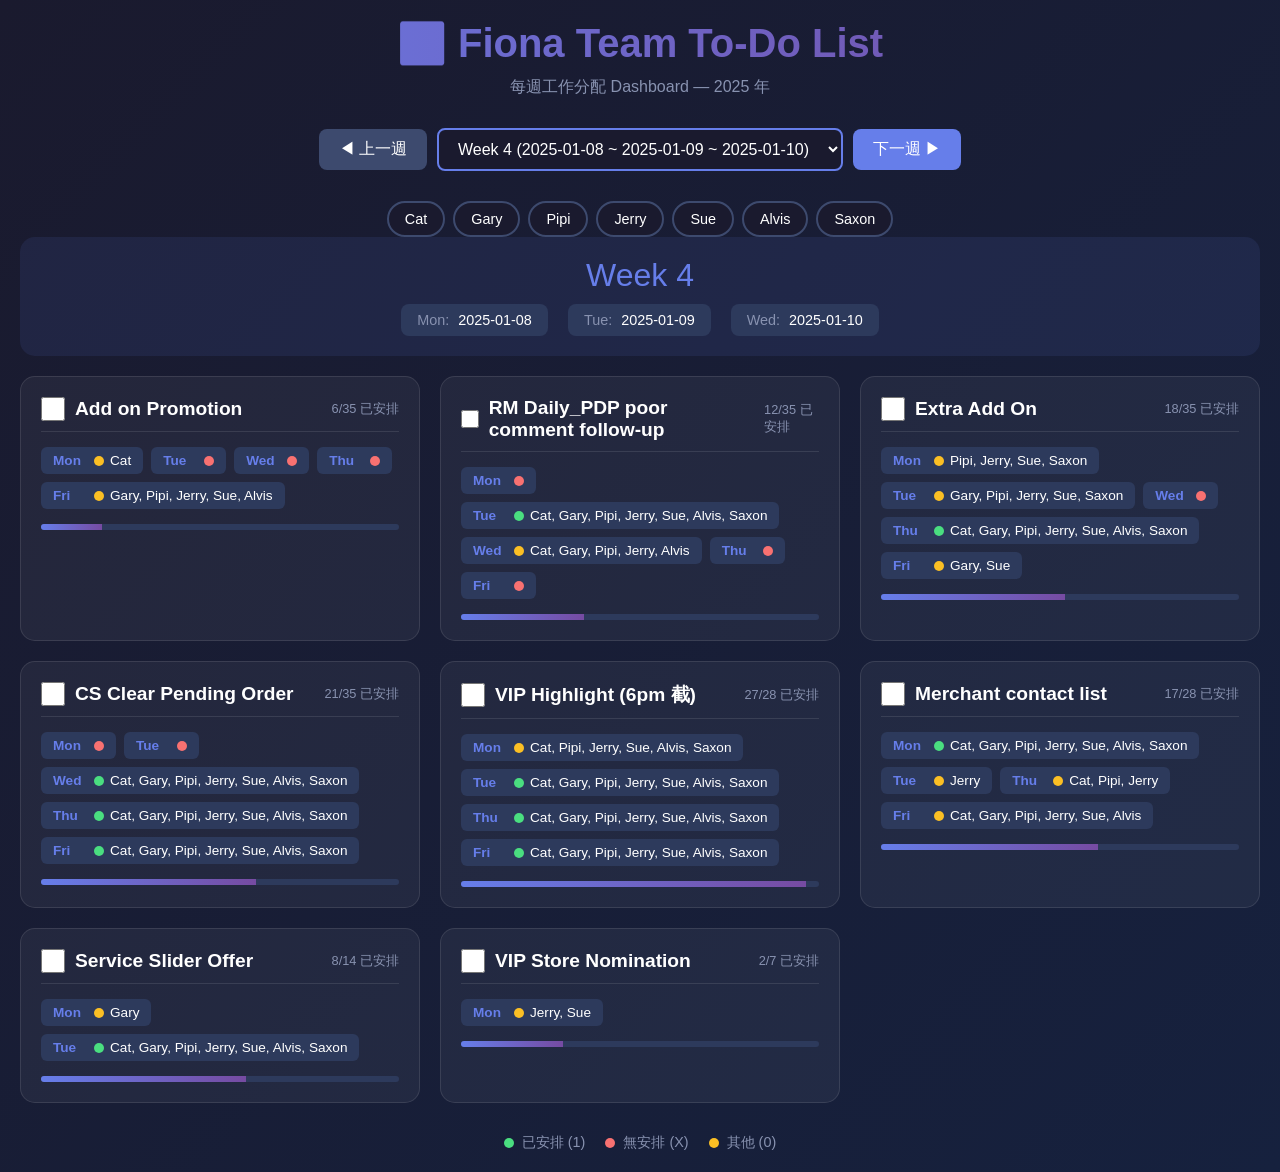
<file: todo-dashboard.html>
<!DOCTYPE html>
<html lang="zh-Hant">
<head>
    <meta charset="UTF-8">
    <meta name="viewport" content="width=device-width, initial-scale=1.0">
    <title>Fiona Team To-Do List Dashboard</title>
    <style>
        * {
            margin: 0;
            padding: 0;
            box-sizing: border-box;
        }
        
        body {
            font-family: -apple-system, BlinkMacSystemFont, 'Segoe UI', Roboto, sans-serif;
            background: linear-gradient(135deg, #1a1a2e 0%, #16213e 100%);
            min-height: 100vh;
            color: #fff;
            padding: 20px;
        }
        
        .container {
            max-width: 1400px;
            margin: 0 auto;
        }
        
        header {
            text-align: center;
            margin-bottom: 30px;
        }
        
        h1 {
            font-size: 2.5rem;
            background: linear-gradient(90deg, #667eea, #764ba2);
            -webkit-background-clip: text;
            -webkit-text-fill-color: transparent;
            margin-bottom: 10px;
        }
        
        .subtitle {
            color: #8892b0;
            font-size: 1rem;
        }
        
        .controls {
            display: flex;
            gap: 15px;
            justify-content: center;
            flex-wrap: wrap;
            margin-bottom: 30px;
            align-items: center;
        }
        
        .week-nav {
            display: flex;
            gap: 10px;
            align-items: center;
        }
        
        button {
            background: #667eea;
            color: white;
            border: none;
            padding: 10px 20px;
            border-radius: 8px;
            cursor: pointer;
            font-size: 1rem;
            transition: all 0.3s;
        }
        
        button:hover {
            background: #764ba2;
            transform: translateY(-2px);
        }
        
        button:disabled {
            background: #3d4a6e;
            cursor: not-allowed;
            transform: none;
        }
        
        select {
            background: #1a1a2e;
            color: white;
            border: 2px solid #667eea;
            padding: 10px 15px;
            border-radius: 8px;
            font-size: 1rem;
            cursor: pointer;
        }
        
        .member-filter {
            display: flex;
            gap: 8px;
            flex-wrap: wrap;
            justify-content: center;
        }
        
        .member-chip {
            background: #1a1a2e;
            border: 2px solid #3d4a6e;
            padding: 8px 16px;
            border-radius: 20px;
            cursor: pointer;
            transition: all 0.3s;
            font-size: 0.9rem;
        }
        
        .member-chip.active {
            border-color: #667eea;
            background: rgba(102, 126, 234, 0.2);
        }
        
        .member-chip:hover {
            border-color: #667eea;
        }
        
        .week-info {
            text-align: center;
            margin-bottom: 20px;
            padding: 20px;
            background: rgba(102, 126, 234, 0.1);
            border-radius: 15px;
        }
        
        .week-title {
            font-size: 2rem;
            color: #667eea;
            margin-bottom: 10px;
        }
        
        .dates-row {
            display: flex;
            justify-content: center;
            gap: 20px;
            flex-wrap: wrap;
        }
        
        .date-badge {
            background: #2d3a5c;
            padding: 8px 16px;
            border-radius: 8px;
            font-size: 0.9rem;
        }
        
        .date-badge .day {
            color: #8892b0;
            margin-right: 5px;
        }
        
        .dashboard-grid {
            display: grid;
            grid-template-columns: repeat(auto-fit, minmax(300px, 1fr));
            gap: 20px;
        }
        
        .task-card {
            background: rgba(255, 255, 255, 0.05);
            border-radius: 15px;
            padding: 20px;
            border: 1px solid rgba(255, 255, 255, 0.1);
            transition: all 0.3s;
        }
        
        .task-card:hover {
            border-color: #667eea;
            transform: translateY(-5px);
        }
        
        .task-header {
            display: flex;
            align-items: center;
            gap: 10px;
            margin-bottom: 15px;
            padding-bottom: 10px;
            border-bottom: 1px solid rgba(255, 255, 255, 0.1);
        }
        
        .task-checkbox {
            width: 24px;
            height: 24px;
            cursor: pointer;
            accent-color: #667eea;
        }
        
        .task-name {
            font-size: 1.2rem;
            font-weight: 600;
        }
        
        .task-status {
            font-size: 0.8rem;
            color: #8892b0;
            margin-left: auto;
        }
        
        .assignments {
            display: flex;
            flex-wrap: wrap;
            gap: 8px;
        }
        
        .assignment-item {
            background: #2d3a5c;
            padding: 6px 12px;
            border-radius: 6px;
            font-size: 0.85rem;
            display: flex;
            align-items: center;
            gap: 6px;
        }
        
        .assignment-day {
            color: #667eea;
            font-weight: 600;
            min-width: 35px;
        }
        
        .status-dot {
            width: 10px;
            height: 10px;
            border-radius: 50%;
            display: inline-block;
        }
        
        .status-active {
            background: #4ade80;
        }
        
        .status-inactive {
            background: #f87171;
        }
        
        .status-pending {
            background: #fbbf24;
        }
        
        .legend {
            display: flex;
            justify-content: center;
            gap: 20px;
            margin-top: 30px;
            flex-wrap: wrap;
        }
        
        .legend-item {
            display: flex;
            align-items: center;
            gap: 8px;
            font-size: 0.9rem;
            color: #8892b0;
        }
        
        .empty-state {
            text-align: center;
            padding: 60px;
            color: #8892b0;
        }
        
        .progress-bar {
            width: 100%;
            height: 6px;
            background: #2d3a5c;
            border-radius: 3px;
            margin-top: 15px;
            overflow: hidden;
        }
        
        .progress-fill {
            height: 100%;
            background: linear-gradient(90deg, #667eea, #764ba2);
            transition: width 0.3s;
        }
        
        @media (max-width: 768px) {
            h1 {
                font-size: 1.8rem;
            }
            
            .controls {
                flex-direction: column;
                align-items: stretch;
            }
            
            .week-nav {
                justify-content: center;
            }
        }
    </style>
</head>
<body>
    <div class="container">
        <header>
            <h1>✅ Fiona Team To-Do List</h1>
            <p class="subtitle">每週工作分配 Dashboard — 2025 年</p>
        </header>
        
        <div class="controls">
            <div class="week-nav">
                <button id="prevWeek">◀ 上一週</button>
                <select id="weekSelector"></select>
                <button id="nextWeek">下一週 ▶</button>
            </div>
        </div>
        
        <div class="member-filter" id="memberFilter"></div>
        
        <div class="week-info" id="weekInfo">
            <div class="week-title" id="weekTitle">載入中...</div>
            <div class="dates-row" id="datesRow"></div>
        </div>
        
        <div class="dashboard-grid" id="taskGrid"></div>
        
        <div class="legend">
            <div class="legend-item">
                <span class="status-dot status-active"></span>
                <span>已安排 (1)</span>
            </div>
            <div class="legend-item">
                <span class="status-dot status-inactive"></span>
                <span>無安排 (X)</span>
            </div>
            <div class="legend-item">
                <span class="status-dot status-pending"></span>
                <span>其他 (0)</span>
            </div>
        </div>
    </div>
    
    <script src="todo-data.js"></script>
    <script>
        let currentWeekIndex = 0;
        let selectedMember = null;
        
        // Initialize
        document.addEventListener('DOMContentLoaded', () => {
            populateWeekSelector();
            populateMemberFilter();
            showWeek(currentWeekIndex);
            setupEventListeners();
        });
        
        function populateWeekSelector() {
            const selector = document.getElementById('weekSelector');
            SCHEDULE_DATA.weeks.forEach((week, index) => {
                const option = document.createElement('option');
                option.value = index;
                const dateStr = Object.values(week.dates).filter(d => d).join(' ~ ') || 'N/A';
                option.textContent = `${week.name} (${dateStr})`;
                selector.appendChild(option);
            });
        }
        
        function populateMemberFilter() {
            const filter = document.getElementById('memberFilter');
            SCHEDULE_DATA.members.forEach(member => {
                const chip = document.createElement('div');
                chip.className = 'member-chip';
                chip.textContent = member;
                chip.dataset.member = member;
                chip.addEventListener('click', () => toggleMember(member, chip));
                filter.appendChild(chip);
            });
        }
        
        function toggleMember(member, chip) {
            if (selectedMember === member) {
                selectedMember = null;
                chip.classList.remove('active');
            } else {
                document.querySelectorAll('.member-chip').forEach(c => c.classList.remove('active'));
                selectedMember = member;
                chip.classList.add('active');
            }
            showWeek(currentWeekIndex);
        }
        
        function setupEventListeners() {
            document.getElementById('prevWeek').addEventListener('click', () => {
                if (currentWeekIndex > 0) {
                    currentWeekIndex--;
                    showWeek(currentWeekIndex);
                }
            });
            
            document.getElementById('nextWeek').addEventListener('click', () => {
                if (currentWeekIndex < SCHEDULE_DATA.weeks.length - 1) {
                    currentWeekIndex++;
                    showWeek(currentWeekIndex);
                }
            });
            
            document.getElementById('weekSelector').addEventListener('change', (e) => {
                currentWeekIndex = parseInt(e.target.value);
                showWeek(currentWeekIndex);
            });
        }
        
        function showWeek(index) {
            currentWeekIndex = index;
            const week = SCHEDULE_DATA.weeks[index];
            
            document.getElementById('weekSelector').value = index;
            document.getElementById('prevWeek').disabled = index === 0;
            document.getElementById('nextWeek').disabled = index === SCHEDULE_DATA.weeks.length - 1;
            
            // Week title
            document.getElementById('weekTitle').textContent = week.name;
            
            // Dates row
            const datesRow = document.getElementById('datesRow');
            datesRow.innerHTML = '';
            ['Mon', 'Tue', 'Wed', 'Thu', 'Fri'].forEach(day => {
                if (week.dates[day]) {
                    const badge = document.createElement('div');
                    badge.className = 'date-badge';
                    badge.innerHTML = `<span class="day">${day}:</span> ${week.dates[day]}`;
                    datesRow.appendChild(badge);
                }
            });
            
            // Task grid
            const grid = document.getElementById('taskGrid');
            grid.innerHTML = '';
            
            week.tasks.forEach((task, taskIndex) => {
                const card = createTaskCard(task, index, taskIndex);
                grid.appendChild(card);
            });
        }
        
        function createTaskCard(task, weekIdx, taskIdx) {
            const card = document.createElement('div');
            card.className = 'task-card';
            
            const activeCount = {};
            const memberIndices = {};
            
            ['Mon', 'Tue', 'Wed', 'Thu', 'Fri'].forEach(day => {
                activeCount[day] = 0;
                if (task.status[day]) {
                    task.status[day].forEach((status, idx) => {
                        if (status === '1') {
                            activeCount[day]++;
                            if (!memberIndices[day]) memberIndices[day] = [];
                            memberIndices[day].push(SCHEDULE_DATA.members[idx]);
                        }
                    });
                }
            });
            
            let totalActive = 0;
            let totalAssigned = 0;
            
            card.innerHTML = `
                <div class="task-header">
                    <input type="checkbox" class="task-checkbox" id="task-${weekIdx}-${taskIdx}">
                    <span class="task-name">${task.name}</span>
                    <span class="task-status" id="status-${weekIdx}-${taskIdx}"></span>
                </div>
                <div class="assignments" id="assignments-${weekIdx}-${taskIdx}"></div>
            `;
            
            // Populate assignments
            const assignmentsDiv = card.querySelector(`#assignments-${weekIdx}-${taskIdx}`);
            const statusDiv = card.querySelector(`#status-${weekIdx}-${taskIdx}`);
            
            ['Mon', 'Tue', 'Wed', 'Thu', 'Fri'].forEach(day => {
                if (task.status[day] && task.status[day].length > 0 && task.status[day].some(s => s !== '')) {
                    const item = document.createElement('div');
                    item.className = 'assignment-item';
                    
                    const statuses = task.status[day];
                    const hasActive = statuses.some(s => s === '1');
                    const hasInactive = statuses.some(s => s === 'X');
                    
                    let dotClass = 'status-pending';
                    if (hasActive && !hasInactive) dotClass = 'status-active';
                    else if (hasInactive && !hasActive) dotClass = 'status-inactive';
                    
                    // Filter by member if selected
                    let membersHTML = '';
                    if (selectedMember && memberIndices[day]) {
                        const idx = SCHEDULE_DATA.members.indexOf(selectedMember);
                        if (idx >= 0 && task.status[day][idx] === '1') {
                            membersHTML = `<span class="status-dot ${dotClass}"></span> <span>${selectedMember}</span>`;
                        }
                    } else if (!selectedMember) {
                        membersHTML = `<span class="status-dot ${dotClass}"></span>`;
                        const activeMembers = memberIndices[day] || [];
                        if (activeMembers.length > 0) {
                            membersHTML += ` <span>${activeMembers.join(', ')}</span>`;
                        }
                    }
                    
                    if (membersHTML) {
                        item.innerHTML = `<span class="assignment-day">${day}</span>${membersHTML}`;
                        assignmentsDiv.appendChild(item);
                    }
                    
                    // Count totals
                    statuses.forEach(s => {
                        if (s !== '') {
                            totalAssigned++;
                            if (s === '1') totalActive++;
                        }
                    });
                }
            });
            
            // Update status
            if (totalAssigned > 0) {
                const pct = Math.round((totalActive / totalAssigned) * 100);
                statusDiv.textContent = `${totalActive}/${totalAssigned} 已安排`;
            }
            
            // Progress bar
            const progress = document.createElement('div');
            progress.className = 'progress-bar';
            const fill = document.createElement('div');
            fill.className = 'progress-fill';
            fill.style.width = totalAssigned > 0 ? `${(totalActive / totalAssigned) * 100}%` : '0%';
            progress.appendChild(fill);
            card.appendChild(progress);
            
            // Checkbox handler
            const checkbox = card.querySelector('.task-checkbox');
            checkbox.addEventListener('change', () => {
                card.style.opacity = checkbox.checked ? '0.6' : '1';
                localStorage.setItem(`task-${weekIdx}-${taskIdx}`, checkbox.checked);
            });
            
            // Restore saved state
            if (localStorage.getItem(`task-${weekIdx}-${taskIdx}`) === 'true') {
                checkbox.checked = true;
                card.style.opacity = '0.6';
            }
            
            return card;
        }
    </script>
</body>
</html>
</file>
<file: styles.css>
/* ================================================
   FIFI CHECK — Japanese Minimalist Style (日系简约風)
   ================================================ */

/* CSS Variables — Japanese Palette */
:root {
  --primary: #7c6a5d;      /* 墨色 - warm brown-gray */
  --primary-light: #a69587;
  --secondary: #c4a98b;    /* 粟米色 - soft beige */
  --accent: #d4a574;       /* 焦糖色 - caramel */
  --bg-light: #faf8f5;     /* 紙白 - off-white */
  --bg-card: #ffffff;      /* 純白 */
  --bg-warm: #f5f0e8;      /* 暖白 */
  --text-primary: #3d3d3d; /* 墨 */
  --text-secondary: #7a7a7a;
  --text-muted: #aaaaaa;
  --border: #e8e4de;      /* 淺灰 */
  --success: #8fae8b;      /* 抹茶綠 */
  --warning: #d4a574;      /* 焦糖 */
  --danger: #c9928a;       /* 淺紅 */
  --radius: 6px;           /* 小圓角 - Japanese preference */
  --shadow: 0 1px 3px rgba(0,0,0,0.06);
  --shadow-soft: 0 2px 8px rgba(0,0,0,0.04);
}

/* Reset */
* {
  box-sizing: border-box;
  margin: 0;
  padding: 0;
}

/* Base */
html, body {
  height: 100%;
  font-family: 'Hiragino Sans', 'Hiragino Kaku Gothic ProN', 'Noto Sans TC', 'PingFang TC', sans-serif;
  background: var(--bg-light);
  color: var(--text-primary);
  overflow: hidden;
  letter-spacing: 0.02em;
}

/* App Container */
.app-container {
  display: flex;
  flex-direction: column;
  height: 100vh;
  max-width: 100%;
}

/* Header — Minimal Japanese */
.header {
  background: var(--bg-card);
  padding: 14px 24px;
  display: flex;
  align-items: center;
  justify-content: space-between;
  border-bottom: 1px solid var(--border);
  box-shadow: var(--shadow);
}

.header h1 {
  font-size: 1.2em;
  font-weight: 400;
  color: var(--text-primary);
  letter-spacing: 0.08em;
}

.header-info {
  display: flex;
  align-items: center;
  gap: 16px;
}

.store-badge {
  background: var(--bg-warm);
  padding: 4px 14px;
  border-radius: 20px;
  font-size: 0.8em;
  color: var(--text-secondary);
  border: 1px solid var(--border);
}

/* Hermes Badge — Subtle */
.hermes-badge {
  display: flex;
  align-items: center;
  gap: 5px;
  background: var(--bg-warm);
  padding: 5px 12px;
  border-radius: 20px;
  font-size: 0.75em;
  cursor: pointer;
  transition: all 0.2s;
  border: 1px solid var(--border);
  color: var(--text-secondary);
}

.hermes-badge:hover {
  background: var(--border);
}

.hermes-badge.active {
  background: var(--primary);
  color: #fff;
  border-color: var(--primary);
}

.hermes-badge span:first-child {
  font-size: 13px;
}

/* Login View — Japanese Card */
.login-view {
  display: flex;
  align-items: center;
  justify-content: center;
  height: 100%;
  background: var(--bg-light);
}

.login-card {
  background: var(--bg-card);
  padding: 40px 36px;
  border-radius: var(--radius);
  width: 100%;
  max-width: 360px;
  box-shadow: var(--shadow-soft);
  border: 1px solid var(--border);
  text-align: center;
}

.login-card h2 {
  font-size: 1.4em;
  font-weight: 300;
  margin-bottom: 8px;
  letter-spacing: 0.15em;
}

.login-card .subtitle {
  color: var(--text-muted);
  font-size: 0.85em;
  margin-bottom: 28px;
}

.login-desc {
  color: var(--text-secondary);
  font-size: 0.8em;
  margin-bottom: 28px;
}

.form-group {
  margin-bottom: 18px;
  text-align: left;
}

.form-group label {
  display: block;
  margin-bottom: 6px;
  color: var(--text-secondary);
  font-size: 0.8em;
  letter-spacing: 0.05em;
}

.form-group input {
  width: 100%;
  padding: 11px 14px;
  border: 1px solid var(--border);
  border-radius: var(--radius);
  background: var(--bg-light);
  color: var(--text-primary);
  font-size: 0.95em;
  transition: border-color 0.2s, box-shadow 0.2s;
}

.form-group input:focus {
  outline: none;
  border-color: var(--primary);
  box-shadow: 0 0 0 2px rgba(124, 106, 93, 0.1);
}

.btn {
  width: 100%;
  padding: 12px;
  border: none;
  border-radius: var(--radius);
  font-size: 0.9em;
  font-weight: 500;
  cursor: pointer;
  transition: all 0.2s;
  letter-spacing: 0.05em;
}

.btn-primary {
  background: var(--primary);
  color: #fff;
}

.btn-primary:hover {
  background: var(--primary-light);
  transform: translateY(-1px);
}

.btn-primary:disabled {
  opacity: 0.5;
  cursor: not-allowed;
  transform: none;
}

.error-message {
  color: var(--danger);
  font-size: 0.8em;
  margin-top: 10px;
  display: none;
}

.login-footer {
  margin-top: 24px;
  padding-top: 20px;
  border-top: 1px solid var(--border);
  font-size: 0.75em;
  color: var(--text-muted);
}

.login-footer a {
  color: var(--primary);
  text-decoration: none;
}

/* Chat View */
.chat-view {
  display: none;
  flex-direction: column;
  height: 100%;
  background: var(--bg-light);
}

.chat-header {
  background: var(--bg-card);
  padding: 12px 20px;
  border-bottom: 1px solid var(--border);
  display: flex;
  align-items: center;
  justify-content: space-between;
}

.chat-header-info h3 {
  font-size: 0.95em;
  font-weight: 400;
}

.last-login {
  color: var(--text-muted);
  font-size: 0.7em;
  margin-top: 2px;
}

.btn-logout {
  background: transparent;
  border: 1px solid var(--border);
  color: var(--text-secondary);
  padding: 6px 14px;
  border-radius: var(--radius);
  cursor: pointer;
  font-size: 0.75em;
  transition: all 0.2s;
}

.btn-logout:hover {
  background: var(--bg-warm);
}

/* Welcome Screen — Japanese Minimal */
.welcome-screen {
  flex: 1;
  display: flex;
  flex-direction: column;
  align-items: center;
  justify-content: flex-start;
  padding: 30px 20px;
  text-align: center;
  overflow-y: auto;
  min-height: 0;
  /* 確保隱藏時完全移除出佈局 */
  visibility: visible;
  opacity: 1;
  transition: opacity 0.2s;
}

.welcome-screen.hidden {
  display: none !important;
  visibility: hidden;
  opacity: 0;
  height: 0 !important;
  padding: 0 !important;
  overflow: hidden !important;
  flex: 0 !important;
  min-height: 0 !important;
  border: none !important;
}

.welcome-screen h2 {
  font-size: 1.3em;
  font-weight: 400;
  margin-bottom: 10px;
  letter-spacing: 0.08em;
}

.welcome-screen > p {
  color: var(--text-secondary);
  font-size: 0.85em;
  margin-bottom: 20px;
}

.welcome-hint {
  color: var(--text-muted);
  font-size: 0.8em;
  margin-bottom: 16px;
}

.preset-chips {
  display: flex;
  flex-wrap: wrap;
  gap: 8px;
  justify-content: center;
  max-width: 500px;
}

.preset-chip {
  background: var(--bg-card);
  border: 1px solid var(--border);
  color: var(--text-secondary);
  padding: 8px 16px;
  border-radius: 20px;
  cursor: pointer;
  transition: all 0.2s;
  font-size: 0.8em;
}

.preset-chip:hover {
  background: var(--primary);
  color: #fff;
  border-color: var(--primary);
}

/* Messages — Clean Japanese Style */
.messages-container {
  flex: 1;
  overflow-y: auto;
  padding: 20px;
  display: flex;
  flex-direction: column;
  gap: 16px;
  min-height: 0;
}

.message {
  display: flex;
  gap: 10px;
  max-width: 80%;
  animation: fadeIn 0.3s ease;
}

@keyframes fadeIn {
  from { opacity: 0; transform: translateY(6px); }
  to { opacity: 1; transform: translateY(0); }
}

.message.user {
  align-self: flex-end;
  flex-direction: column;
  align-items: flex-end;
}

.message.assistant {
  align-self: flex-start;
}

.message-avatar {
  width: 32px;
  height: 32px;
  background: var(--bg-warm);
  border: 1px solid var(--border);
  border-radius: 50%;
  display: flex;
  align-items: center;
  justify-content: center;
  font-size: 15px;
  flex-shrink: 0;
}

.message-content {
  background: var(--bg-card);
  padding: 10px 14px;
  border-radius: var(--radius);
  line-height: 1.6;
  font-size: 0.9em;
  border: 1px solid var(--border);
}

.message.user .message-content {
  background: var(--primary);
  color: #fff;
  border-color: var(--primary);
}

.message-time {
  font-size: 0.65em;
  color: var(--text-muted);
  margin-top: 4px;
}

/* Hermes Analysis Panel — Only Hermes */
.hermes-panel-container {
  width: 100%;
  max-width: 80%;
  align-self: flex-start;
  animation: fadeIn 0.4s ease;
}

.hermes-analysis {
  background: var(--bg-card);
  border: 1px solid var(--border);
  border-radius: var(--radius);
  padding: 16px 18px;
  color: var(--text-primary);
}

.hermes-analysis-header {
  display: flex;
  align-items: center;
  gap: 8px;
  margin-bottom: 12px;
  padding-bottom: 10px;
  border-bottom: 1px solid var(--border);
}

.hermes-analysis-header span:first-child {
  font-size: 16px;
}

.hermes-analysis-header strong {
  font-weight: 500;
  font-size: 0.85em;
  color: var(--text-primary);
}

.confidence-badge {
  margin-left: auto;
  padding: 2px 8px;
  border-radius: 10px;
  font-size: 0.65em;
  font-weight: 500;
}

.confidence-high {
  background: rgba(143, 174, 139, 0.2);
  color: var(--success);
}

.confidence-medium {
  background: rgba(212, 165, 116, 0.2);
  color: var(--warning);
}

.confidence-low {
  background: rgba(201, 146, 138, 0.2);
  color: var(--danger);
}

.hermes-section {
  margin-bottom: 10px;
}

.hermes-section:last-child {
  margin-bottom: 0;
}

.hermes-section-label {
  font-size: 0.7em;
  color: var(--text-muted);
  margin-bottom: 4px;
  letter-spacing: 0.05em;
}

.hermes-section-content {
  font-size: 0.85em;
  line-height: 1.5;
  color: var(--text-primary);
}

.hermes-warning {
  background: rgba(201, 146, 138, 0.1);
  padding: 8px 12px;
  border-radius: var(--radius);
  margin-top: 10px;
  font-size: 0.8em;
  color: var(--danger);
}

.hermes-source {
  margin-top: 12px;
  padding-top: 10px;
  border-top: 1px solid var(--border);
  font-size: 0.65em;
  color: var(--text-muted);
}

/* Typing Indicator — Minimal */
.typing-indicator {
  display: none;
  align-items: center;
  gap: 8px;
  padding: 12px 0;
  color: var(--text-muted);
  font-size: 0.8em;
}

.typing-dots {
  display: flex;
  gap: 3px;
}

.typing-dot {
  width: 5px;
  height: 5px;
  background: var(--text-muted);
  border-radius: 50%;
  animation: typing 1.4s infinite;
}

.typing-dot:nth-child(2) { animation-delay: 0.2s; }
.typing-dot:nth-child(3) { animation-delay: 0.4s; }

@keyframes typing {
  0%, 60%, 100% { opacity: 0.3; }
  30% { opacity: 1; }
}

/* Chat Input — Clean Japanese */
.chat-input-container {
  background: var(--bg-card);
  padding: 14px 18px;
  border-top: 1px solid var(--border);
  display: flex;
  gap: 10px;
  align-items: flex-end;
  flex-shrink: 0;
}

.chat-input {
  flex: 1;
  background: #ffffff;
  border: 1.5px solid var(--border);
  border-radius: var(--radius);
  padding: 10px 14px;
  color: var(--text-primary);
  font-size: 0.9em;
  resize: none;
  max-height: 100px;
  font-family: inherit;
  transition: border-color 0.2s, box-shadow 0.2s;
}

.chat-input:focus {
  outline: none;
  border-color: var(--primary);
  box-shadow: 0 0 0 3px rgba(124, 106, 93, 0.12);
}

.chat-input::placeholder {
  color: var(--text-muted);
}

.btn-send {
  width: 40px;
  height: 40px;
  background: var(--primary);
  border: none;
  border-radius: var(--radius);
  color: #fff;
  font-size: 16px;
  cursor: pointer;
  transition: all 0.2s;
  display: flex;
  align-items: center;
  justify-content: center;
  opacity: 0.85;
}

.btn-send:not(:disabled) {
  opacity: 1;
}

.btn-send:focus {
  outline: none;
  box-shadow: 0 0 0 3px rgba(124, 106, 93, 0.25);
}

.btn-send:hover:not(:disabled) {
  background: var(--primary-light);
}

/* Modal — Japanese */
.modal {
  display: none;
  position: fixed;
  top: 0;
  left: 0;
  right: 0;
  bottom: 0;
  background: rgba(0,0,0,0.3);
  align-items: center;
  justify-content: center;
  z-index: 1000;
}

.modal-content {
  background: var(--bg-card);
  padding: 28px;
  border-radius: var(--radius);
  text-align: center;
  max-width: 320px;
  border: 1px solid var(--border);
}

.modal-content h3 {
  font-weight: 400;
  margin-bottom: 10px;
  font-size: 1em;
}

.modal-content p {
  font-size: 0.8em;
  color: var(--text-secondary);
  margin-bottom: 20px;
}

.modal-buttons {
  display: flex;
  gap: 10px;
  margin-top: 20px;
}

.modal-buttons .btn {
  flex: 1;
}

.btn-secondary {
  background: var(--bg-warm);
  color: var(--text-primary);
  border: 1px solid var(--border);
}

.btn-secondary:hover {
  background: var(--border);
}

/* Scrollbar — Minimal */
::-webkit-scrollbar {
  width: 4px;
}

::-webkit-scrollbar-track {
  background: transparent;
}

::-webkit-scrollbar-thumb {
  background: var(--border);
  border-radius: 2px;
}

/* API Key Modal — Japanese */
.api-key-modal {
  display: none;
  position: fixed;
  top: 0;
  left: 0;
  right: 0;
  bottom: 0;
  background: rgba(0,0,0,0.3);
  align-items: center;
  justify-content: center;
  z-index: 1001;
}

.api-key-content {
  background: var(--bg-card);
  padding: 28px;
  border-radius: var(--radius);
  max-width: 360px;
  width: 90%;
  border: 1px solid var(--border);
  text-align: center;
}

.api-key-content h3 {
  font-weight: 400;
  font-size: 1em;
  margin-bottom: 10px;
}

.api-key-content p {
  font-size: 0.75em;
  color: var(--text-secondary);
  margin-bottom: 18px;
  line-height: 1.5;
}

.api-key-content input {
  width: 100%;
  padding: 10px 12px;
  border: 1px solid var(--border);
  border-radius: var(--radius);
  background: var(--bg-light);
  font-size: 0.85em;
  margin-bottom: 14px;
}

.api-key-content input:focus {
  outline: none;
  border-color: var(--primary);
}

.api-key-buttons {
  display: flex;
  gap: 10px;
}

.api-key-buttons .btn {
  flex: 1;
  padding: 10px;
  font-size: 0.8em;
}

/* Responsive */
@media (max-width: 600px) {
  .message {
    max-width: 90%;
  }
  
  .preset-chips {
    flex-direction: column;
  }
  
  .header h1 {
    font-size: 1em;
  }
  
  .login-card {
    padding: 30px 24px;
  }
}

/* ================================================
   Store ID Suggestions
   ================================================ */

.store-suggestions {
  display: flex;
  flex-wrap: wrap;
  gap: 8px;
  margin-top: 10px;
  padding: 10px;
  background: var(--bg-warm);
  border-radius: var(--radius);
  border: 1px solid var(--border);
}

.store-suggestion-btn {
  background: var(--bg-card);
  border: 1px solid var(--border);
  color: var(--text-secondary);
  padding: 6px 14px;
  border-radius: 20px;
  cursor: pointer;
  font-size: 0.8em;
  transition: all 0.2s;
}

.store-suggestion-btn:hover {
  background: var(--primary);
  color: #fff;
  border-color: var(--primary);
}

/* ================================================
   Chat Header Actions
   ================================================ */

.chat-header-actions {
  display: flex;
  align-items: center;
  gap: 10px;
}

.btn-history {
  background: transparent;
  border: 1px solid var(--border);
  color: var(--text-secondary);
  padding: 6px 14px;
  border-radius: var(--radius);
  cursor: pointer;
  font-size: 0.75em;
  transition: all 0.2s;
}

.btn-history:hover {
  background: var(--bg-warm);
  color: var(--text-primary);
}

/* ================================================
   History Modal
   ================================================ */

.history-modal-content {
  max-width: 500px;
  max-height: 70vh;
  display: flex;
  flex-direction: column;
}

.history-content {
  max-height: 400px;
  overflow-y: auto;
  margin: 15px 0;
  padding: 10px 0;
}

.history-list {
  display: flex;
  flex-direction: column;
  gap: 16px;
}

.history-item {
  background: var(--bg-warm);
  border-radius: var(--radius);
  padding: 14px;
  border: 1px solid var(--border);
}

.history-q {
  font-weight: 500;
  color: var(--text-primary);
  margin-bottom: 8px;
  font-size: 0.9em;
}

.history-a {
  color: var(--text-secondary);
  font-size: 0.85em;
  line-height: 1.5;
  margin-bottom: 8px;
}

.history-time {
  font-size: 0.7em;
  color: var(--text-muted);
}

/* ================================================
   Notification
   ================================================ */

.notification {
  position: fixed;
  bottom: 20px;
  left: 50%;
  transform: translateX(-50%) translateY(100px);
  background: var(--primary);
  color: #fff;
  padding: 12px 24px;
  border-radius: 25px;
  font-size: 0.85em;
  opacity: 0;
  transition: all 0.3s ease;
  z-index: 2000;
  box-shadow: 0 4px 15px rgba(0,0,0,0.2);
}

.notification.show {
  opacity: 1;
  transform: translateX(-50%) translateY(0);
}

/* ================================================
   History Tabs
   ================================================ */

.history-tabs {
  display: flex;
  flex-wrap: wrap;
  gap: 8px;
  margin-bottom: 15px;
  padding-bottom: 10px;
  border-bottom: 1px solid var(--border);
}

.history-tab {
  background: var(--bg-warm);
  border: 1px solid var(--border);
  color: var(--text-secondary);
  padding: 6px 14px;
  border-radius: 20px;
  cursor: pointer;
  font-size: 0.8em;
  transition: all 0.2s;
}

.history-tab:hover {
  background: var(--border);
}

.history-tab.active {
  background: var(--primary);
  color: #fff;
  border-color: var(--primary);
}

.history-footer {
  text-align: center;
  padding: 12px;
  font-size: 0.75em;
  color: var(--text-muted);
  border-top: 1px solid var(--border);
  margin-top: 10px;
}

/* ================================================
   RAG Enhanced UI - Sources & Analysis
   ================================================ */

.hermes-sources {
  display: flex;
  flex-wrap: wrap;
  gap: 6px;
  margin-top: 8px;
}

.source-tag {
  background: var(--bg-warm);
  border: 1px solid var(--border);
  color: var(--text-secondary);
  padding: 4px 10px;
  border-radius: 12px;
  font-size: 0.75em;
}

.hermes-analysis-info {
  display: flex;
  flex-wrap: wrap;
  gap: 6px;
  margin-top: 8px;
}

.analysis-tag {
  background: linear-gradient(135deg, var(--bg-warm), #e8f4ea);
  border: 1px solid var(--primary-light);
  color: var(--primary);
  padding: 4px 10px;
  border-radius: 12px;
  font-size: 0.75em;
}

.related-questions {
  display: flex;
  flex-wrap: wrap;
  gap: 8px;
  margin-top: 8px;
}

.related-question-btn {
  background: var(--bg-warm);
  border: 1px solid var(--border);
  color: var(--text-primary);
  padding: 8px 14px;
  border-radius: 18px;
  cursor: pointer;
  font-size: 0.8em;
  transition: all 0.2s;
}

.related-question-btn:hover {
  background: var(--primary);
  color: #fff;
  border-color: var(--primary);
}

/* Language Toolbar */
.language-toolbar {
  display: flex;
  gap: 6px;
  margin-top: 10px;
  padding-top: 8px;
  border-top: 1px solid var(--border);
  flex-wrap: wrap;
}

.lang-btn {
  background: transparent;
  border: 1px solid var(--border);
  color: var(--text-muted);
  padding: 4px 12px;
  border-radius: 14px;
  cursor: pointer;
  font-size: 0.75em;
  transition: all 0.2s;
}

.lang-btn:hover {
  border-color: var(--primary);
  color: var(--primary);
}

.lang-btn.active {
  background: var(--primary);
  color: #fff;
  border-color: var(--primary);
}

/* ================================================
   Feedback Bar
   ================================================ */

.feedback-bar {
  display: flex;
  gap: 6px;
  margin-top: 10px;
  padding-top: 8px;
  border-top: 1px solid var(--border);
  flex-wrap: wrap;
}

.feedback-btn {
  background: transparent;
  border: 1px solid var(--border);
  color: var(--text-muted);
  padding: 4px 10px;
  border-radius: 14px;
  cursor: pointer;
  font-size: 0.8em;
  transition: all 0.2s;
  display: flex;
  align-items: center;
  gap: 4px;
}

.feedback-btn:hover {
  border-color: var(--primary);
  color: var(--primary);
  background: var(--bg-warm);
}

.feedback-btn.active {
  border-color: var(--success);
  color: var(--success);
  background: rgba(143, 174, 139, 0.1);
}

.btn-add-faq {
  margin-left: auto;
  font-size: 0.75em;
  color: var(--primary);
  border-color: var(--primary-light);
}

.btn-add-faq:hover {
  background: var(--primary);
  color: #fff;
}

/* ================================================
   Learning Dashboard Modal
   ================================================ */

.learning-modal-content {
  max-width: 580px;
  max-height: 80vh;
  display: flex;
  flex-direction: column;
  text-align: left;
  width: 92%;
}

.learning-content {
  max-height: 60vh;
  overflow-y: auto;
  margin: 15px 0;
  padding: 10px 0;
}

.learning-section {
  margin-bottom: 20px;
  padding-bottom: 16px;
  border-bottom: 1px solid var(--border);
}

.learning-section:last-child {
  border-bottom: none;
  margin-bottom: 0;
}

.learning-section-title {
  font-size: 0.9em;
  font-weight: 500;
  color: var(--text-primary);
  margin-bottom: 12px;
  letter-spacing: 0.03em;
}

/* Stat Cards */
.learning-stat-card {
  background: var(--bg-warm);
  border: 1px solid var(--border);
  border-radius: var(--radius);
  padding: 16px 12px;
  text-align: center;
}

.stat-number {
  font-size: 1.6em;
  font-weight: 600;
  color: var(--primary);
  line-height: 1.2;
}

.stat-label {
  font-size: 0.7em;
  color: var(--text-muted);
  margin-top: 4px;
}

/* Topic Bar Chart */
.topic-bar-row {
  display: flex;
  align-items: center;
  gap: 8px;
  margin-bottom: 6px;
}

.topic-label {
  font-size: 0.78em;
  color: var(--text-secondary);
  min-width: 80px;
  text-align: right;
  white-space: nowrap;
  overflow: hidden;
  text-overflow: ellipsis;
}

.topic-bar-bg {
  flex: 1;
  height: 18px;
  background: var(--bg-warm);
  border-radius: 9px;
  overflow: hidden;
}

.topic-bar-fill {
  height: 100%;
  background: linear-gradient(90deg, var(--primary-light), var(--primary));
  border-radius: 9px;
  transition: width 0.5s ease;
  min-width: 4px;
}

.topic-count {
  font-size: 0.75em;
  color: var(--text-muted);
  min-width: 30px;
  text-align: right;
}

/* Pending FAQ Items */
.pending-faq-item {
  background: var(--bg-warm);
  border: 1px solid var(--border);
  border-radius: var(--radius);
  padding: 12px;
  margin-bottom: 10px;
}

.pending-faq-q {
  font-size: 0.85em;
  font-weight: 500;
  color: var(--text-primary);
  margin-bottom: 4px;
}

.pending-faq-a {
  font-size: 0.8em;
  color: var(--text-secondary);
  margin-bottom: 6px;
  line-height: 1.4;
}

.pending-faq-meta {
  font-size: 0.7em;
  color: var(--text-muted);
  margin-bottom: 8px;
}

.pending-faq-actions {
  display: flex;
  gap: 8px;
}

/* Learning Summary Report */
.learning-summary-report {
  background: var(--bg-warm);
  border: 1px solid var(--border);
  border-radius: var(--radius);
  padding: 16px;
  font-size: 0.85em;
  line-height: 1.6;
  color: var(--text-primary);
  white-space: pre-wrap;
  word-break: break-word;
}

/* ================================================
   Auto-Complete Dropdown (Smart Suggestions)
   ================================================ */

.autocomplete-dropdown {
  position: absolute;
  bottom: 100%;
  left: 0;
  right: 0;
  background: var(--bg-card);
  border: 1px solid var(--border);
  border-radius: var(--radius);
  box-shadow: 0 -4px 12px rgba(0,0,0,0.08);
  max-height: 220px;
  overflow-y: auto;
  z-index: 100;
  margin-bottom: 4px;
  display: none;
}

.autocomplete-dropdown.active {
  display: block;
}

.autocomplete-dropdown::-webkit-scrollbar {
  width: 3px;
}

.autocomplete-dropdown::-webkit-scrollbar-thumb {
  background: var(--border);
  border-radius: 2px;
}

.autocomplete-item {
  padding: 10px 14px;
  font-size: 0.82em;
  color: var(--text-primary);
  cursor: pointer;
  border-bottom: 1px solid var(--border);
  transition: background 0.15s;
  display: flex;
  align-items: center;
  gap: 8px;
  line-height: 1.4;
}

.autocomplete-item:last-child {
  border-bottom: none;
}

.autocomplete-item:hover,
.autocomplete-item.highlighted {
  background: var(--bg-warm);
  color: var(--primary);
}

.autocomplete-item .autocomplete-icon {
  font-size: 0.85em;
  flex-shrink: 0;
  opacity: 0.6;
}

.autocomplete-item .autocomplete-text {
  flex: 1;
  word-break: break-word;
}

.autocomplete-item .autocomplete-badge {
  font-size: 0.7em;
  color: var(--text-muted);
  background: var(--bg-warm);
  padding: 1px 8px;
  border-radius: 10px;
  white-space: nowrap;
  flex-shrink: 0;
}

/* ================================================
   Quick Action Buttons
   ================================================ */

.quick-action-btn {
  background: var(--bg-warm);
  border: 1px solid var(--border);
  color: var(--text-secondary);
  padding: 4px 10px;
  border-radius: 14px;
  cursor: pointer;
  font-size: 0.75em;
  transition: all 0.2s;
  line-height: 1.4;
}

.quick-action-btn:hover {
  background: var(--primary);
  color: #fff;
  border-color: var(--primary);
}

/* ================================================
   Weak Answers Section (Dashboard)
   ================================================ */

.weak-answer-item {
  background: var(--bg-warm);
  border: 1px solid var(--border);
  border-radius: var(--radius);
  padding: 12px;
  margin-bottom: 10px;
  border-left: 3px solid var(--danger);
}

.weak-answer-item .weak-question {
  font-size: 0.85em;
  font-weight: 500;
  color: var(--text-primary);
  margin-bottom: 4px;
}

.weak-answer-item .weak-answer {
  font-size: 0.8em;
  color: var(--text-secondary);
  margin-bottom: 6px;
  line-height: 1.4;
}

.weak-answer-item .weak-meta {
  font-size: 0.7em;
  color: var(--text-muted);
  margin-bottom: 8px;
}

.weak-answer-item .weak-actions {
  display: flex;
  gap: 8px;
}

/* Improvement Queue Item */
.improvement-item {
  background: var(--bg-warm);
  border: 1px solid var(--border);
  border-radius: var(--radius);
  padding: 12px;
  margin-bottom: 10px;
  border-left: 3px solid var(--accent);
}

.improvement-item .improvement-question {
  font-size: 0.85em;
  font-weight: 500;
  color: var(--text-primary);
  margin-bottom: 4px;
}

.improvement-item .improvement-current {
  font-size: 0.78em;
  color: var(--text-muted);
  margin-bottom: 4px;
  text-decoration: line-through;
}

.improvement-item .improvement-suggested {
  font-size: 0.82em;
  color: var(--success);
  margin-bottom: 6px;
  line-height: 1.4;
}

.improvement-item .improvement-status {
  display: inline-block;
  font-size: 0.7em;
  padding: 2px 10px;
  border-radius: 10px;
  background: var(--bg-warm);
  border: 1px solid var(--border);
  color: var(--text-muted);
}

.improvement-item .improvement-status.approved {
  background: rgba(143, 174, 139, 0.15);
  border-color: var(--success);
  color: var(--success);
}

.improvement-item .improvement-status.rejected {
  background: rgba(201, 146, 138, 0.15);
  border-color: var(--danger);
  color: var(--danger);
}

.improvement-item .improvement-status.pending {
  background: rgba(212, 165, 116, 0.15);
  border-color: var(--accent);
  color: var(--accent);
}

/* ================================================
   Enhanced Summary Report
   ================================================ */

.summary-report-header {
  display: flex;
  justify-content: space-between;
  align-items: center;
  margin-bottom: 12px;
  flex-wrap: wrap;
  gap: 8px;
}

.summary-report-header .summary-date {
  font-size: 0.75em;
  color: var(--text-muted);
}

.btn-copy-report {
  background: transparent;
  border: 1px solid var(--border);
  color: var(--text-secondary);
  padding: 6px 14px;
  border-radius: var(--radius);
  cursor: pointer;
  font-size: 0.75em;
  transition: all 0.2s;
  display: flex;
  align-items: center;
  gap: 4px;
}

.btn-copy-report:hover {
  background: var(--bg-warm);
  color: var(--primary);
  border-color: var(--primary);
}

.btn-copy-report.copied {
  background: var(--success);
  color: #fff;
  border-color: var(--success);
}

/* Learning Button in Chat Header */
.btn-learning {
  background: transparent;
  border: 1px solid var(--border);
  color: var(--text-secondary);
  padding: 6px 14px;
  border-radius: var(--radius);
  cursor: pointer;
  font-size: 0.75em;
  transition: all 0.2s;
}

.btn-learning:hover {
  background: var(--bg-warm);
  color: var(--primary);
  border-color: var(--primary);
}

/* Scrollbar for learning content */
.learning-content::-webkit-scrollbar {
  width: 4px;
}

.learning-content::-webkit-scrollbar-track {
  background: transparent;
}

.learning-content::-webkit-scrollbar-thumb {
  background: var(--border);
  border-radius: 2px;
}
</file>
